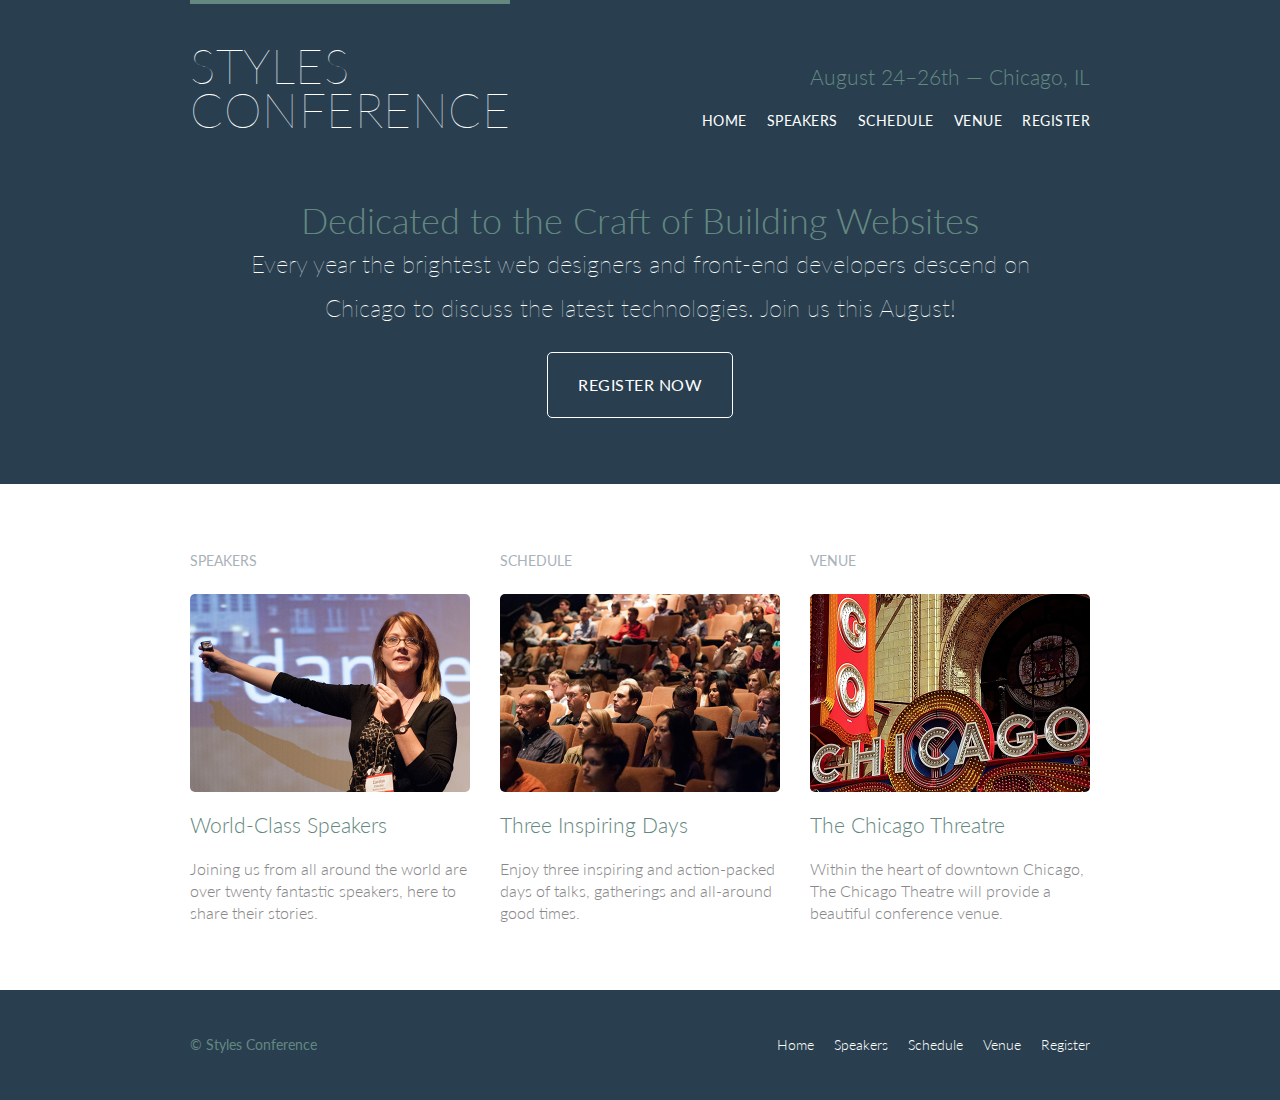
<file: index.html>
<!DOCTYPE html>
<html>
<head>
	<meta charset="utf-8">
	<meta http-equiv="X-UA-Compatible" content="IE=edge">
	<title>Styles Conference</title>
	<link rel="stylesheet" href="assets/css/main.css">
</head>
	<body>

	<!-- Header -->

		<header class="primary-header container group">
			<h1 class="logo">
			  <a href="index.html">Styles <br> Conference</a>
			</h1>
			<h3 class="tagline">August 24&ndash;26th &mdash; Chicago, IL</h3>
				<nav class="nav primary-nav">
					<ul>
				 	   <li><a href="index.html">Home</a></li><!--
				    --><li><a href="speakers.html">Speakers</a></li><!--
				    --><li><a href="schedule.html">Schedule</a></li><!--
				    --><li><a href="venue.html">Venue</a></li><!--
				    --><li><a href="register.html">Register</a></li>
				  	</ul>
				</nav>
		</header>

	<!-- Hero -->

		<section class="hero container">
		  	<h2>Dedicated to the Craft of Building Websites</h2>
		  	<p>Every year the brightest web designers and front-end developers descend on Chicago to discuss the latest technologies. Join us this August!</p>
		  	<a class="btn btn-alt" href="register.html">Register Now</a>
		</section>

	<!-- Teasers -->

		<section class="row">

	<!-- has no semantic meaning. oly here for styiling -->

			<div class="grid">

		  <!-- Speakers -->

			  	<section class="teaser col-1-3">
				  	<h5>Speakers</h5>
				  	<a href="speakers.html" title="Professional Speaker">
				    	<img src="assets/img/home/speakers.jpg" alt="World-Class Speakers">
				    	<h3>World-Class Speakers</h3>
				    </a>
				    <p>Joining us from all around the world are over twenty fantastic speakers, here to share their stories.</p>
				</section><!--

		  Schedule

		 	 --><section class="teaser col-1-3">
				    <h5>Schedule</h5>
					<a href="schedule.html" title="Schedule">
						<img src="assets/img/home/schedule.jpg" alt="Speaking Schedule">
					    <h3>Three Inspiring Days</h3>
					</a>
				    <p>Enjoy three inspiring and action-packed days of talks, gatherings and all-around good times.</p>

				</section><!--

		  Venue

		  	 --><section class="teaser col-1-3">
				    <h5>Venue</h5>
					<a href="venue.html" title="Venue">
						<img src="assets/img/home/venue.jpg" alt="Venue">
					    <h3>The Chicago Threatre</h3>
					</a>
					<p>Within the heart of downtown Chicago, The Chicago Theatre will provide a beautiful conference venue.</p>
				</section>

			</div>
		</section>


		<!-- Footer -->

		<footer class="primary-footer container group">
		  	<small>&copy; Styles Conference</small>
		    <nav class="nav">
				<ul>
			 	   <li><a href="index.html">Home</a></li><!--
			    --><li><a href="speakers.html">Speakers</a></li><!--
			    --><li><a href="schedule.html">Schedule</a></li><!--
			    --><li><a href="venue.html">Venue</a></li><!--
			    --><li><a href="register.html">Register</a></li>
			  	</ul>
		 	</nav>
		</footer>
	</body>
</html>
</file>
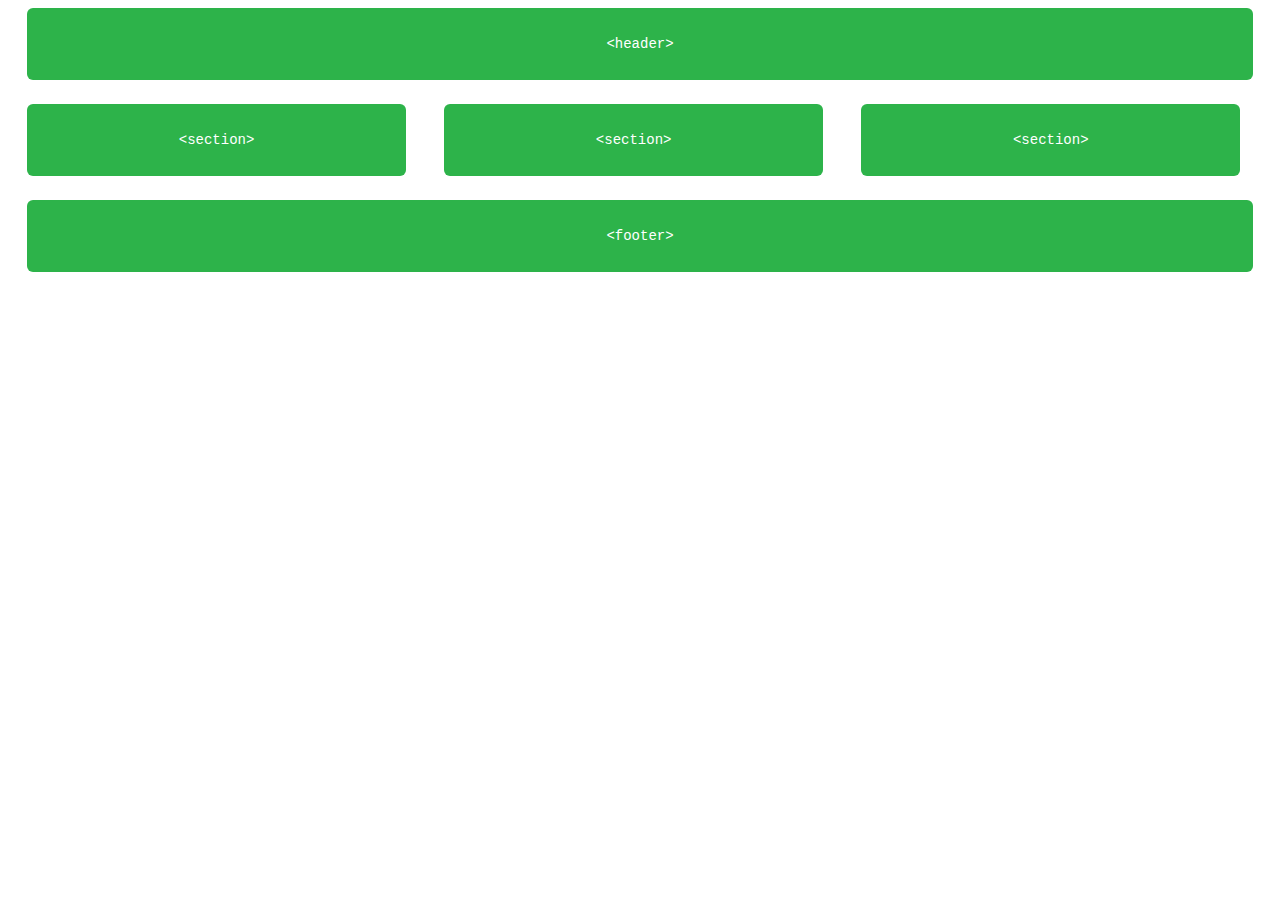
<file: floats.html>
<!DOCTYPE html>
<html>
<head>
	<meta charset="utf-8">
	<meta http-equiv="X-UA-Compatible" content="IE=edge">
	<title>FLOATS</title>
	<link rel="stylesheet" href="assets/css/floats.css">
</head>
<body>
	<header>
		<code>&#60;header&#62;</code>
	</header><!-- removing white spaces

--><section>
		<code>&#60;section&#62;</code>
	</section><!-- removing white spaces

--><section>
		<code>&#60;section&#62;</code>
	</section><!-- removing white spaces

--><section>
		<code>&#60;section&#62;</code>
	</section>

	<footer>
		<code>&#60;footer&#62;</code>
	</footer>
</body>
</html>
</file>
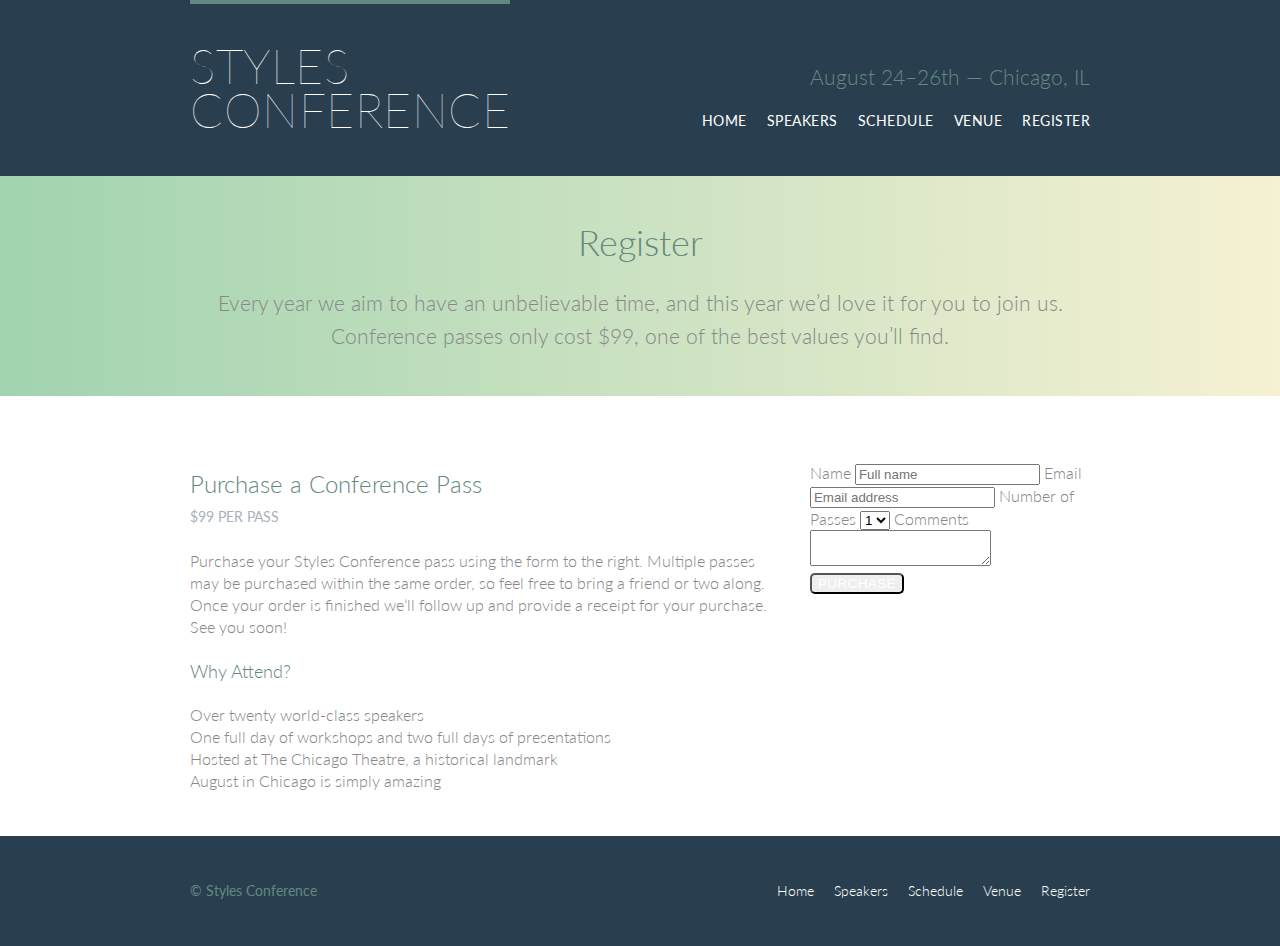
<file: register.html>
<!DOCTYPE html>
<html>
	<head>
		<meta charset="utf-8">
		<meta http-equiv="X-UA-Compatible" content="IE=edge">
		<title>Styles Conference</title>
		<link rel="stylesheet" href="assets/css/main.css">
	</head>
	<body>

	<!-- Header -->

		<header class="primary-header container group">
			<h1 class="logo">
			  <a href="index.html">Styles <br> Conference</a>
			</h1>
			<h3 class="tagline">August 24&ndash;26th &mdash; Chicago, IL</h3>
				<nav class="nav primary-nav">
					<ul>
				 	   <li><a href="index.html">Home</a></li><!--
				    --><li><a href="speakers.html">Speakers</a></li><!--
				    --><li><a href="schedule.html">Schedule</a></li><!--
				    --><li><a href="venue.html">Venue</a></li><!--
				    --><li><a href="register.html">Register</a></li>
				  	</ul>
				</nav>
		</header>

	    <!-- Lead -->

	    <section class="row-alt">
	      <div class="lead container">

	        <h1>Register</h1>

	        <p>Every year we aim to have an unbelievable time, and this year we&#8217;d love it for you to join us. Conference passes only cost $99, one of the best values you&#8217;ll find.</p>

	      </div>
	    </section>

	    <!-- Content -->

	    <section class="row">
			
			<div class="grid">
			    <section class="col-2-3">
			    
			    <h2>Purchase a Conference Pass</h2>
				<h5>$99 per Pass</h5>

				<p>Purchase your Styles Conference pass using the form to the right. Multiple passes may be purchased within the same order, so feel free to bring a friend or two along. Once your order is finished we&#8217;ll follow up and provide a receipt for your purchase. See you soon!</p>

				<h4>Why Attend?</h4>

				<ul class="why-attend">
				<li>Over twenty world-class speakers</li>
				    <li>One full day of workshops and two full days of presentations</li>
				    <li>Hosted at The Chicago Theatre, a historical landmark</li>
					<li>August in Chicago is simply amazing</li>
				</ul>

			    </section><!--

			 --><form class="col-1-3" action="#" method="post">
			    
			 	  	<fieldset class="register-group">

				    <label>
				      Name
				      <input type="text" name="name" placeholder="Full name" required>
				    </label>

				    <label>
				      Email
				      <input type="email" name="email" placeholder="Email address" required>
				    </label>

				    <label>
				      Number of Passes
				      <select name="quantity" required>
				        <option value="1" selected>1</option>
				        <option value="2">2</option>
				        <option value="3">3</option>
				        <option value="4">4</option>
				        <option value="5">5</option>
				      </select>
				    </label>

				    <label>
				      Comments
				      <textarea name="comments"></textarea>
				    </label>

				</fieldset>

				<input class="btn btn-default"  type="submit" name="submit" value="Purchase">

			    </form>
			</div>

		</section>


	    <!-- Footer -->

	    <footer class="primary-footer container group">

		    <small>&copy; Styles Conference</small>

		    <nav class="nav">
				<ul>
			 	   <li><a href="index.html">Home</a></li><!--
			    --><li><a href="speakers.html">Speakers</a></li><!--
			    --><li><a href="schedule.html">Schedule</a></li><!--
			    --><li><a href="venue.html">Venue</a></li><!--
			    --><li><a href="register.html">Register</a></li>
			  	</ul>
		 	</nav>

	    </footer>
	</body>
</html>
</file>
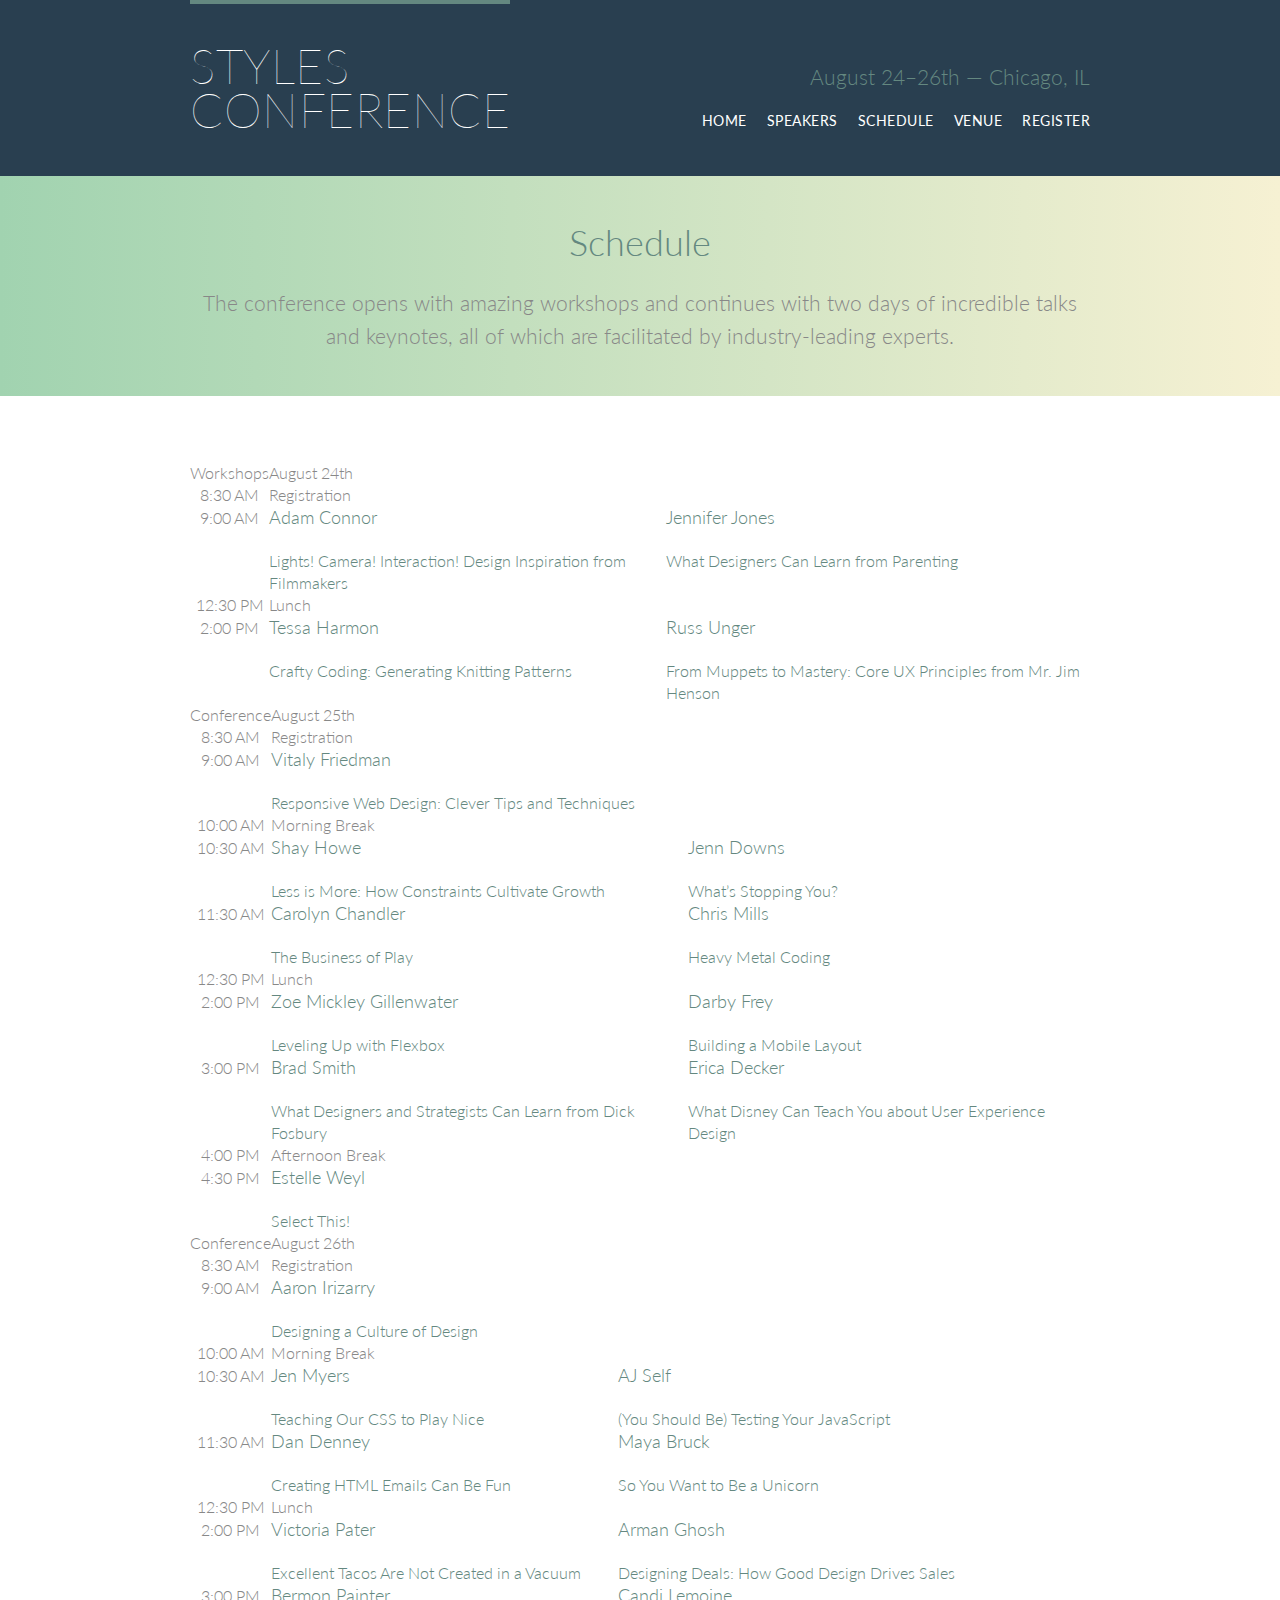
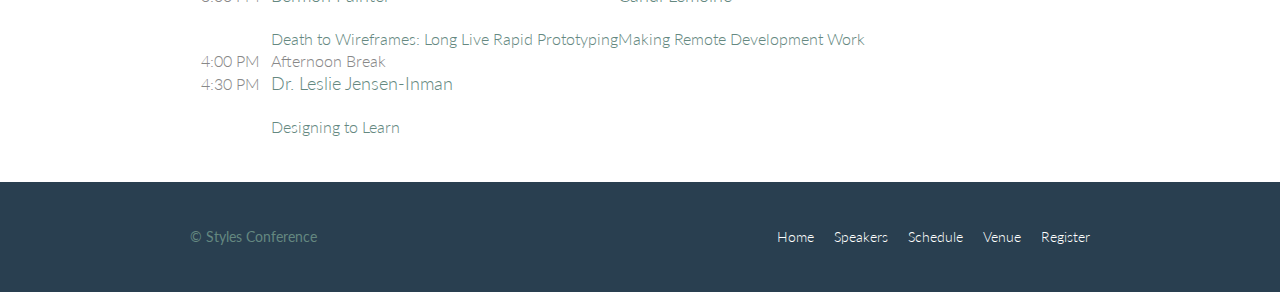
<file: schedule.html>
<!DOCTYPE html>
<html>
	<head>
		<meta charset="utf-8">
		<meta http-equiv="X-UA-Compatible" content="IE=edge">
		<title>Styles Conference</title>
		<link rel="stylesheet" href="assets/css/main.css">
	</head>
	<body>

	<!-- Header -->

		<header class="primary-header container group">
			<h1 class="logo">
			  <a href="index.html">Styles <br> Conference</a>
			</h1>
			<h3 class="tagline">August 24&ndash;26th &mdash; Chicago, IL</h3>
				<nav class="nav primary-nav">
					<ul>
				 	   <li><a href="index.html">Home</a></li><!--
				    --><li><a href="speakers.html">Speakers</a></li><!--
				    --><li><a href="schedule.html">Schedule</a></li><!--
				    --><li><a href="venue.html">Venue</a></li><!--
				    --><li><a href="register.html">Register</a></li>
				  	</ul>
				</nav>
		</header>


	    <!-- Lead -->

	    <section class="row-alt">
	      <div class="lead container">

	        <h1>Schedule</h1>

	        <p>The conference opens with amazing workshops and continues with two days of incredible talks and keynotes, all of which are facilitated by industry-leading experts.</p>

	      </div>
	    </section>

	    <!-- Main content -->

	    <section class="row">
	    	<div class="container">

	    		<!-- Workshops -->

	    		<table>
	    			<thead>
	    				<tr>
	    					<th scope="row">
	    						Workshops
	    					</th>
	    					<td class="schedule-offset" colspan="2">
	    						August 24th
	    					</td>
	    				</tr>
	    			</thead>
	    			<tbody>
	    				<tr>
	    					<th scope="row">
	    						<time datetime="08:30:00">8:30 AM</time>
	    					</th>
	    					<td class="schedule-offset" colspan="2">
	    						Registration
	    					</td>
	    				</tr>
	    				<tr>
	    					<th scope="row">
	    						<time datetime="09:00:00">9:00 AM</time>
	    					</th>
	    					<td>
	    						<a href="speakers.html#adam-connor">
	    							<h4>Adam Connor</h4>
	    							Lights! Camera! Interaction! Design Inspiration from Filmmakers
	    						</a>
	    					</td>
	    					<td>
	    						<a href="speakers.html#jennifer-jones">
	    							<h4>Jennifer Jones</h4>
	    							What Designers Can Learn from Parenting
	    						</a>
	    					</td>
	    				</tr>
	    				<tr>
	    					<th scope="row">
	    						<time datetime="12:30:00">12:30 PM</time>
	    					</th>
	    					<td class="schedule-offset" colspan="2">
	    						Lunch
	    					</td>
	    				</tr>
	    				<tr>
	    					<th scope="row">
	    						<time datetime="14:00">2:00 PM</time>
	    					</th>
	    					<td>
	    						<a href="speakers.html#tessa-harmon">
	    							<h4>Tessa Harmon</h4>
	    							Crafty Coding: Generating Knitting Patterns
	    						</a>
	    					</td>
	    					<td>
	    						<a href="speakers.html#russ-unger">
	    							<h4>Russ Unger</h4>
	    							From Muppets to Mastery: Core UX Principles from Mr. Jim Henson
	    						</a>
	    					</td>
	    				</tr>
	    			</tbody>
	    		</table>

	    		<!-- Conference -->

	    		<table>
	    			<thead>
	    				<tr>
	    					<th scope="row">
	    						Conference
	    					</th>
	    					<td class="schedule-offset" colspan="2">
	    						August 25th
	    					</td>
	    				</tr>
	    			</thead>
	    			<tbody>
	    				<tr>
	    					<th scope="row">
	    						<time datetime="08:30:00">8:30 AM</time>
	    					</th>
	    					<td class="schedule-offset" colspan="2">
	    						Registration
	    					</td>
	    				</tr>
	    				<tr>
	    					<th scope="row">
	    						<time datetime="09:00:00">9:00 AM</time>
	    					</th>
	    					<td colspan="2">
	    						<a href="speakers.html#vitaly-friedman">
	    							<h4>Vitaly Friedman</h4>
	    							Responsive Web Design: Clever Tips and Techniques
	    						</a>
	    					</td>
	    				</tr>
	    				<tr>
	    					<th scope="row">
	    						<time datetime="10:00:00">10:00 AM</time>
	    					</th>
	    					<td class="schedule-offset" colspan="2">
	    						Morning Break
	    					</td>
	    				</tr>
	    				<tr>
	    					<th scope="row">
	    						<time datetime="10:30:00">10:30 AM</time>
	    					</th>
	    					<td>
	    						<a href="speakers.html#shay-howe">
	    							<h4>Shay Howe</h4>
	    							Less is More: How Constraints Cultivate Growth
	    						</a>
	    					</td>
	    					<td>
	    						<a href="speakers.html#jenn-downs">
	    							<h4>Jenn Downs</h4>
	    							What&#8217;s Stopping You?
	    						</a>
	    					</td>
	    				</tr>
	    				<tr>
	    					<th scope="row">
	    						<time datetime="11:30:00">11:30 AM</time>
	    					</th>
	    					<td>
	    						<a href="speakers.html#carolyn-chandler">
	    							<h4>Carolyn Chandler</h4>
	    							The Business of Play
	    						</a>
	    					</td>
	    					<td>
	    						<a href="speakers.html#chris-mills">
	    							<h4>Chris Mills</h4>
	    							Heavy Metal Coding
	    						</a>
	    					</td>
	    				</tr>
	    				<tr>
	    					<th scope="row">
	    						<time datetime="12:30:00">12:30 PM</time>
	    					</th>
	    					<td class="schedule-offset" colspan="2">
	    						Lunch
	    					</td>
	    				</tr>
	    				<tr>
	    					<th scope="row">
	    						<time datetime="14:00">2:00 PM</time>
	    					</th>
	    					<td>
	    						<a href="speakers.html#zoe-mickley-gillenwater">
	    							<h4>Zoe Mickley Gillenwater</h4>
	    							Leveling Up with Flexbox
	    						</a>
	    					</td>
	    					<td>
	    						<a href="speakers.html#darby-frey">
	    							<h4>Darby Frey</h4>
	    							Building a Mobile Layout
	    						</a>
	    					</td>
	    				</tr>
	    				<tr>
	    					<th scope="row">
	    						<time datetime="15:00:00">3:00 PM</time>
	    					</th>
	    					<td>
	    						<a href="speakers.html#brad-smith">
	    							<h4>Brad Smith</h4>
	    							What Designers and Strategists Can Learn from Dick Fosbury
	    						</a>
	    					</td>
	    					<td>
	    						<a href="speakers.html#erica-decker">
	    							<h4>Erica Decker</h4>
	    							What Disney Can Teach You about User Experience Design
	    						</a>
	    					</td>
	    				</tr>
	    				<tr>
	    					<th scope="row">
	    						<time datetime="16:00:00">4:00 PM</time>
	    					</th>
	    					<td class="schedule-offset" colspan="2">
	    						Afternoon Break
	    					</td>
	    				</tr>
	    				<tr>
	    					<th scope="row">
	    						<time datetime="16:30:00">4:30 PM</time>
	    					</th>
	    					<td colspan="2">
	    						<a href="speakers.html#estelle-weyl">
	    							<h4>Estelle Weyl</h4>
	    							Select This!
	    						</a>
	    					</td>
	    				</tr>
	    			</tbody>
	    		</table>

	    		<!-- Conference -->

	    		<table>
	    			<thead>
	    				<tr>
	    					<th scope="row">
	    						Conference
	    					</th>
	    					<td class="schedule-offset" colspan="2">
	    						August 26th
	    					</td>
	    				</tr>
	    			</thead>
	    			<tbody>
	    				<tr>
	    					<th scope="row">
	    						<time datetime="08:30:00">8:30 AM</time>
	    					</th>
	    					<td class="schedule-offset" colspan="2">
	    						Registration
	    					</td>
	    				</tr>
	    				<tr>
	    					<th scope="row">
	    						<time datetime="09:00:00">9:00 AM</time>
	    					</th>
	    					<td colspan="2">
	    						<a href="speakers.html#aaron-irizarry">
	    							<h4>Aaron Irizarry</h4>
	    							Designing a Culture of Design
	    						</a>
	    					</td>
	    				</tr>
	    				<tr>
	    					<th scope="row">
	    						<time datetime="10:00:00">10:00 AM</time>
	    					</th>
	    					<td class="schedule-offset" colspan="2">
	    						Morning Break
	    					</td>
	    				</tr>
	    				<tr>
	    					<th scope="row">
	    						<time datetime="10:30:00">10:30 AM</time>
	    					</th>
	    					<td>
	    						<a href="speakers.html#jen-myers">
	    							<h4>Jen Myers</h4>
	    							Teaching Our CSS to Play Nice
	    						</a>
	    					</td>
	    					<td>
	    						<a href="speakers.html#aj-self">
	    							<h4>AJ Self</h4>
	    							(You Should Be) Testing Your JavaScript
	    						</a>
	    					</td>
	    				</tr>
	    				<tr>
	    					<th scope="row">
	    						<time datetime="11:30:00">11:30 AM</time>
	    					</th>
	    					<td>
	    						<a href="speakers.html#dan-denney">
	    							<h4>Dan Denney</h4>
	    							Creating HTML Emails Can Be Fun
	    						</a>
	    					</td>
	    					<td>
	    						<a href="speakers.html#maya-bruck">
	    							<h4>Maya Bruck</h4>
	    							So You Want to Be a Unicorn
	    						</a>
	    					</td>
	    				</tr>
	    				<tr>
	    					<th scope="row">
	    						<time datetime="12:30:00">12:30 PM</time>
	    					</th>
	    					<td class="schedule-offset" colspan="2">
	    						Lunch
	    					</td>
	    				</tr>
	    				<tr>
	    					<th scope="row">
	    						<time datetime="14:00">2:00 PM</time>
	    					</th>
	    					<td>
	    						<a href="speakers.html#victoria-pater">
	    							<h4>Victoria Pater</h4>
	    							Excellent Tacos Are Not Created in a Vacuum
	    						</a>
	    					</td>
	    					<td>
	    						<a href="speakers.html#arman-ghosh">
	    							<h4>Arman Ghosh</h4>
	    							Designing Deals: How Good Design Drives Sales
	    						</a>
	    					</td>
	    				</tr>
	    				<tr>
	    					<th scope="row">
	    						<time datetime="15:00:00">3:00 PM</time>
	    					</th>
	    					<td>
	    						<a href="speakers.html#bermon-painter">
	    							<h4>Bermon Painter</h4>
	    							Death to Wireframes: Long Live Rapid Prototyping
	    						</a>
	    					</td>
	    					<td>
	    						<a href="speakers.html#candi-lemoine">
	    							<h4>Candi Lemoine</h4>
	    							Making Remote Development Work
	    						</a>
	    					</td>
	    				</tr>
	    				<tr>
	    					<th scope="row">
	    						<time datetime="16:00:00">4:00 PM</time>
	    					</th>
	    					<td class="schedule-offset" colspan="2">
	    						Afternoon Break
	    					</td>
	    				</tr>
	    				<tr>
	    					<th scope="row">
	    						<time datetime="16:30:00">4:30 PM</time>
	    					</th>
	    					<td colspan="2">
	    						<a href="speakers.html#leslie-jensen-inman">
	    							<h4>Dr. Leslie Jensen-Inman</h4>
	    							Designing to Learn
	    						</a>
	    					</td>
	    				</tr>
	    			</tbody>
	    		</table>

	    	</div>
	    </section>


	    <!-- Footer -->

	    <footer class="primary-footer container group">

		    <small>&copy; Styles Conference</small>

		    <nav class="nav">
				<ul>
			 	   <li><a href="index.html">Home</a></li><!--
			    --><li><a href="speakers.html">Speakers</a></li><!--
			    --><li><a href="schedule.html">Schedule</a></li><!--
			    --><li><a href="venue.html">Venue</a></li><!--
			    --><li><a href="register.html">Register</a></li>
			  	</ul>
		 	</nav>

	    </footer>
	</body>
</html>
</file>
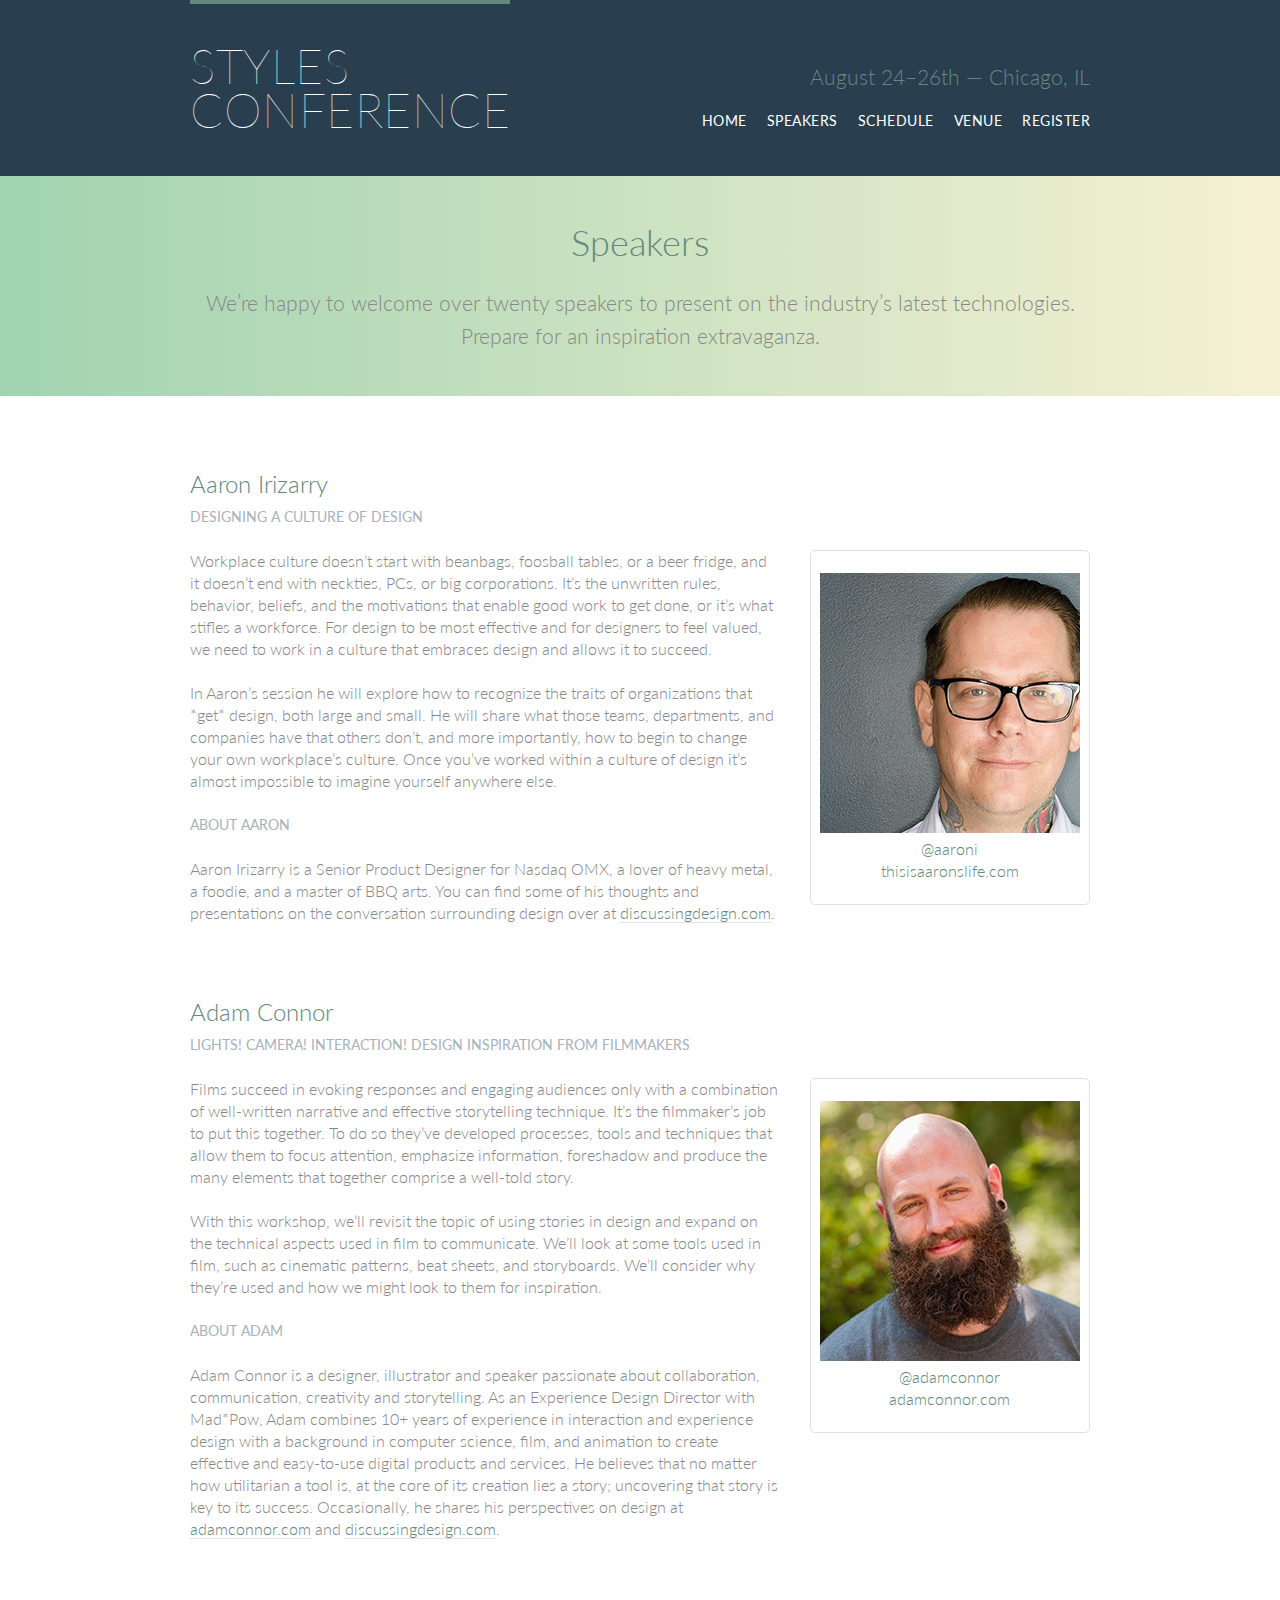
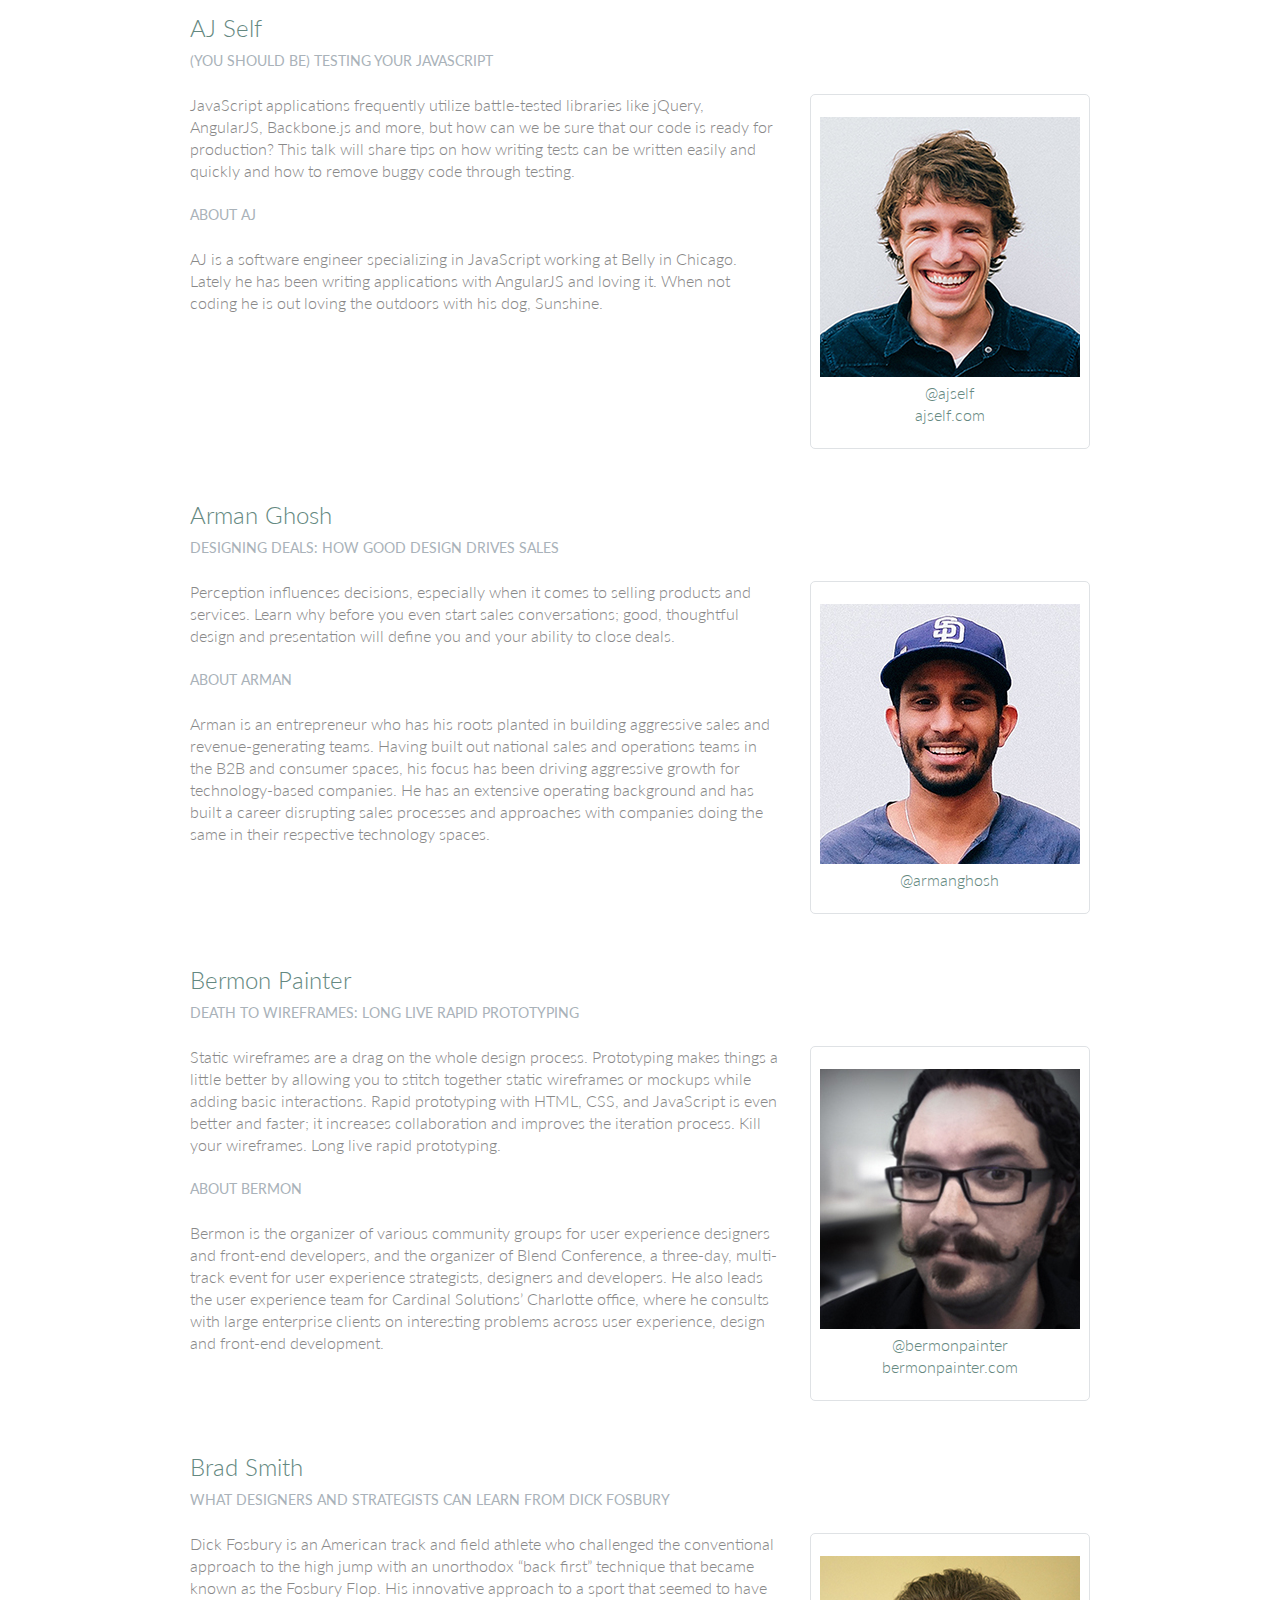
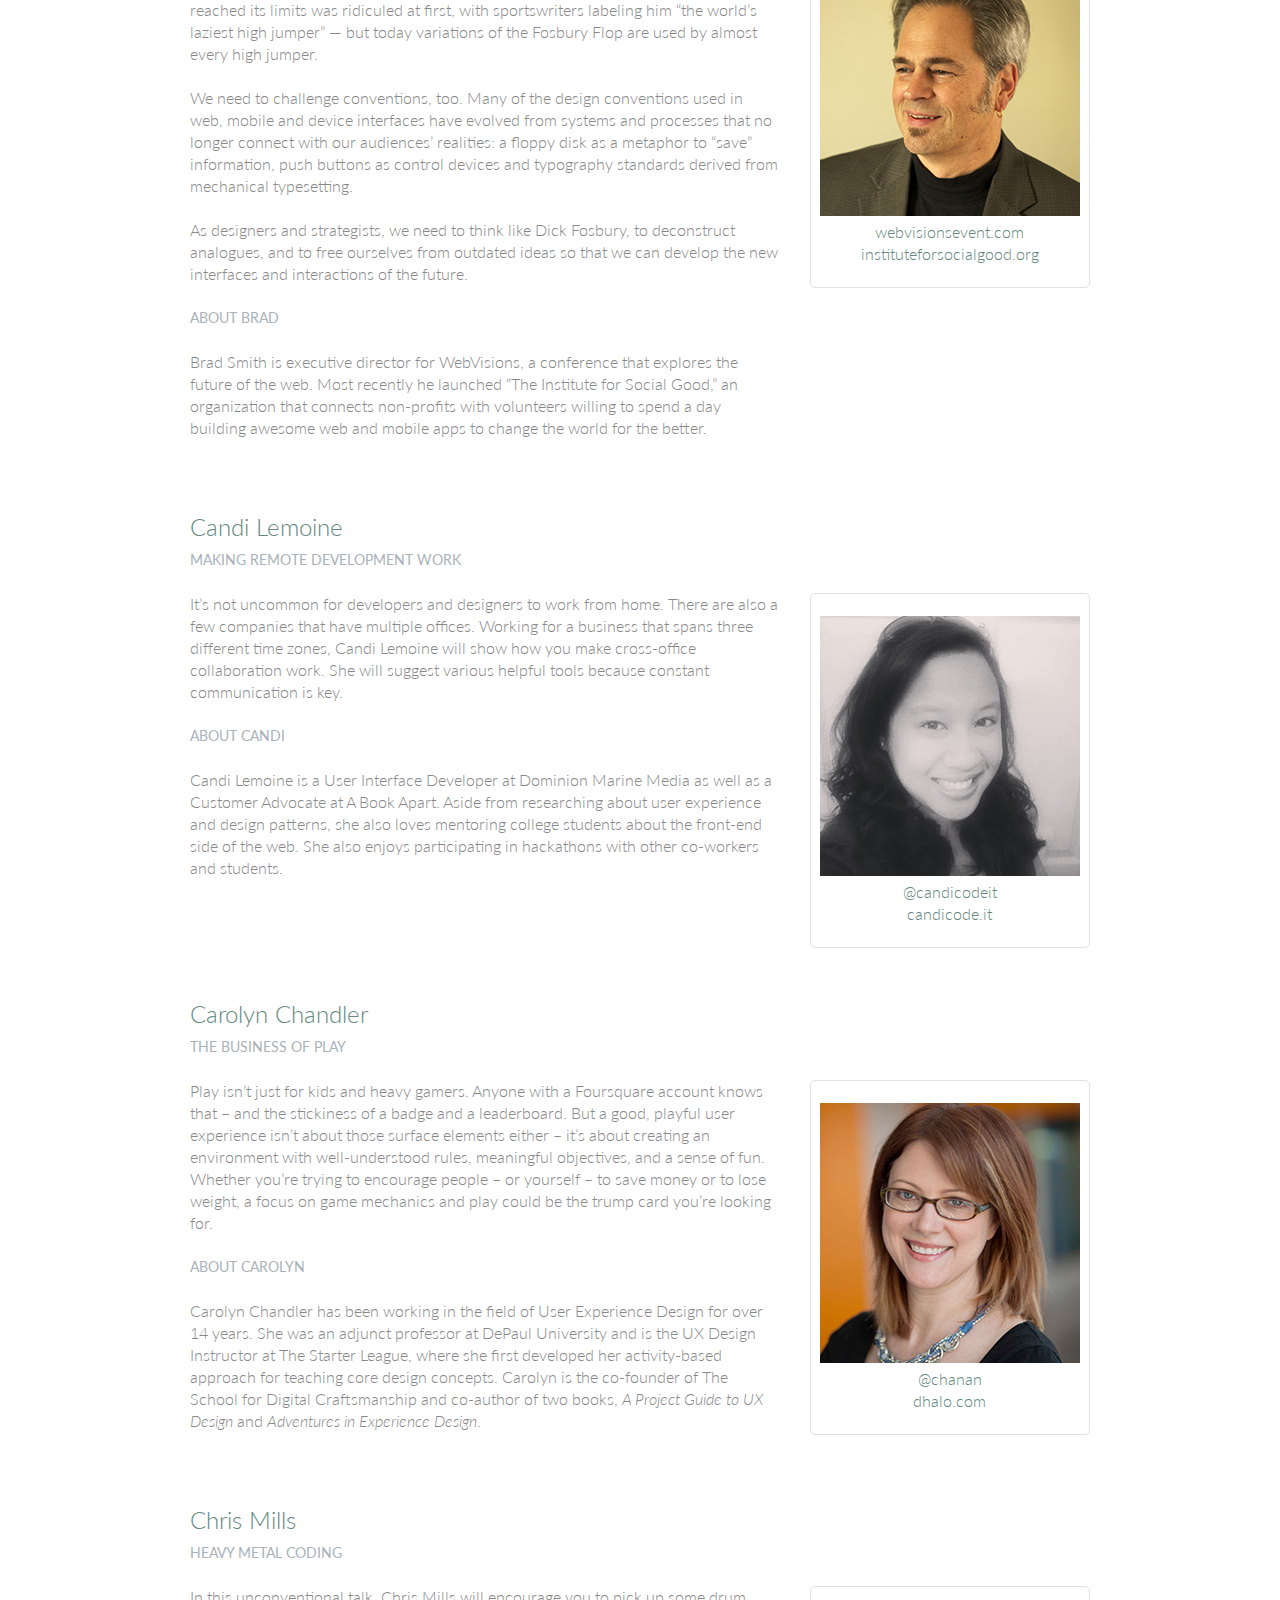
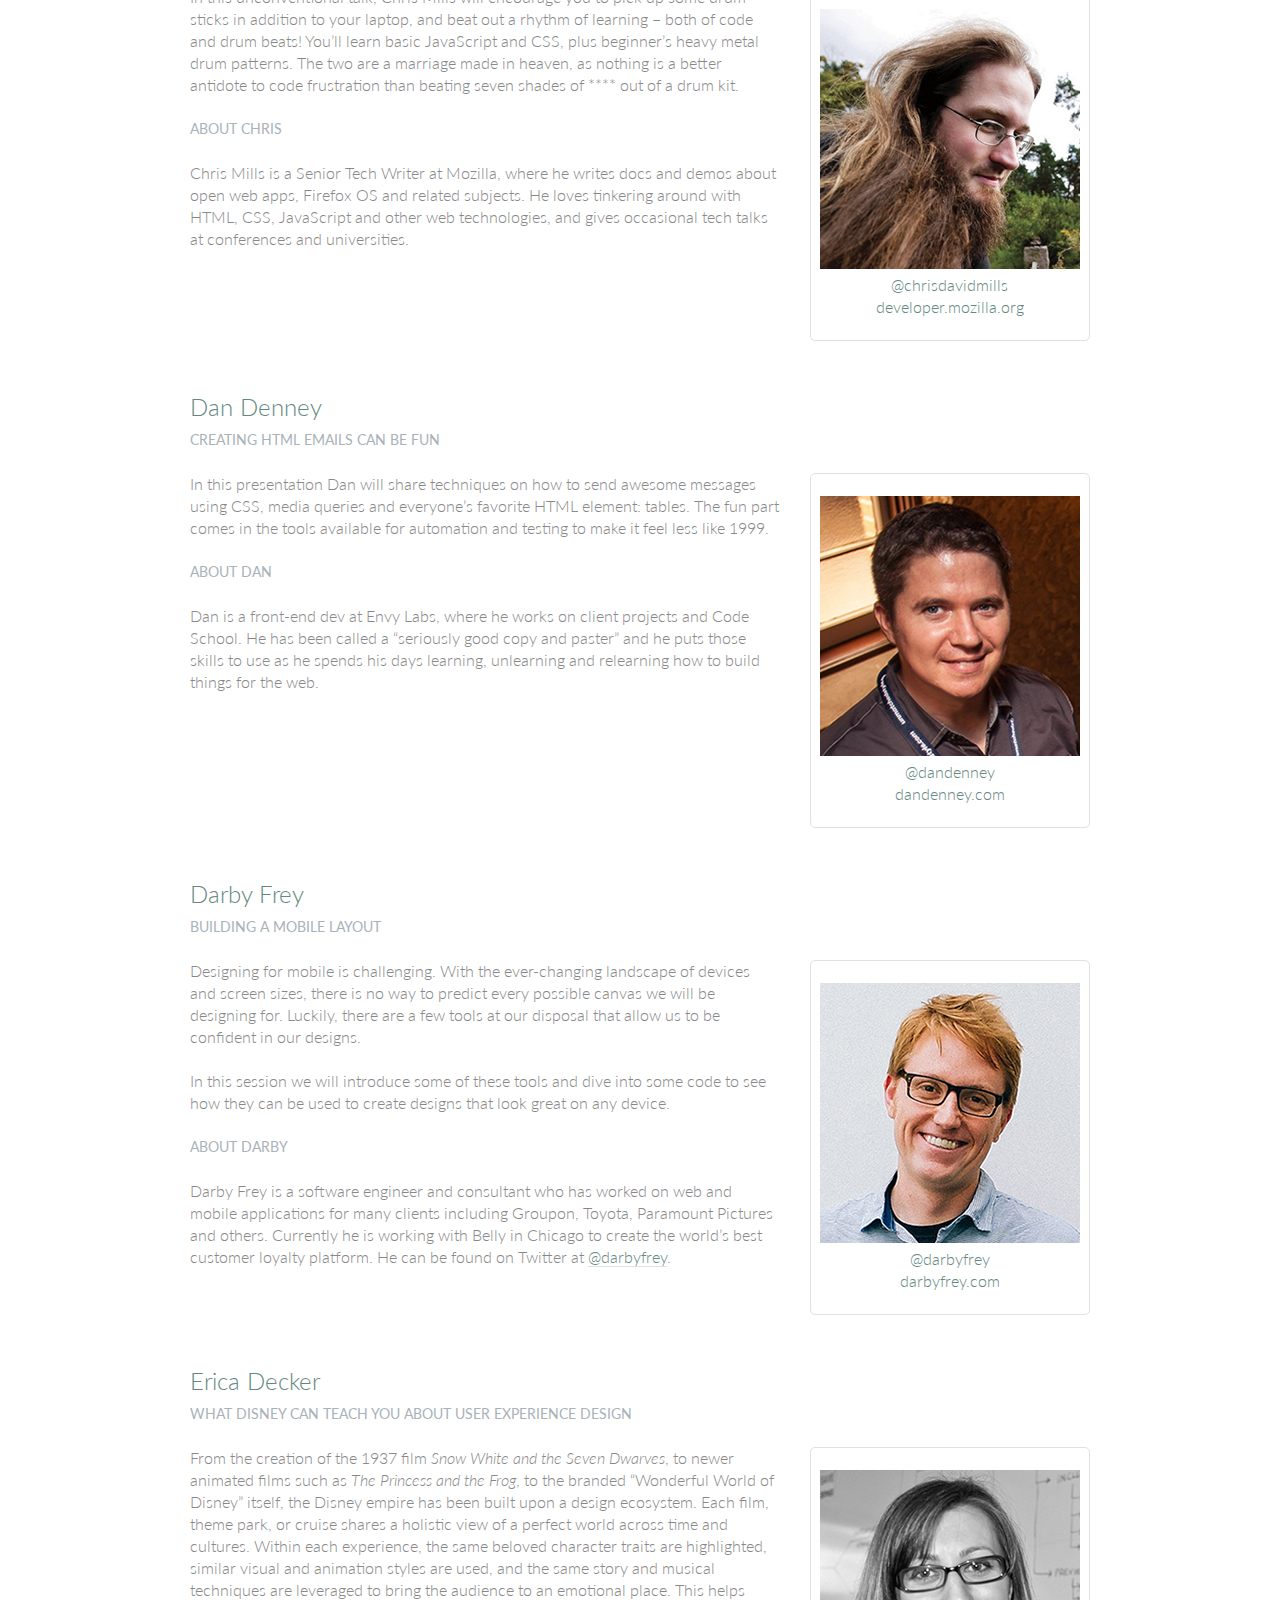
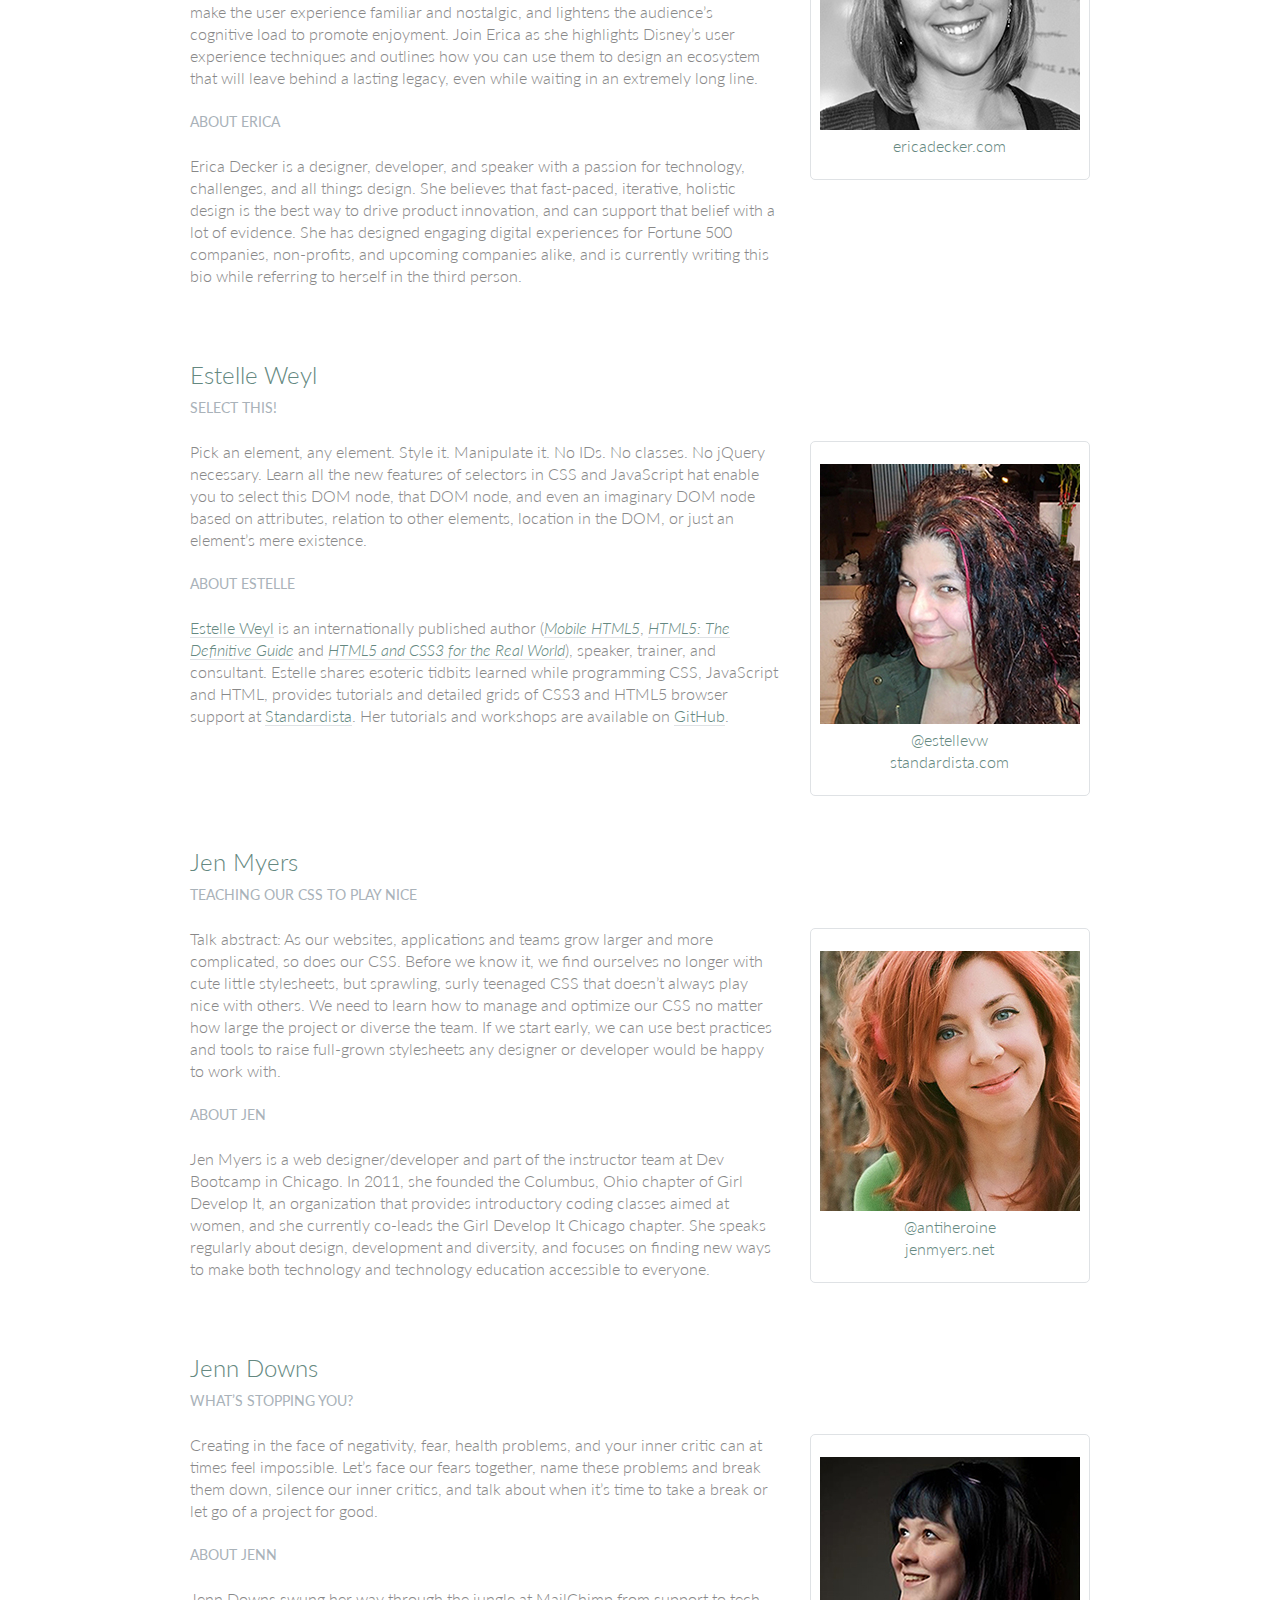
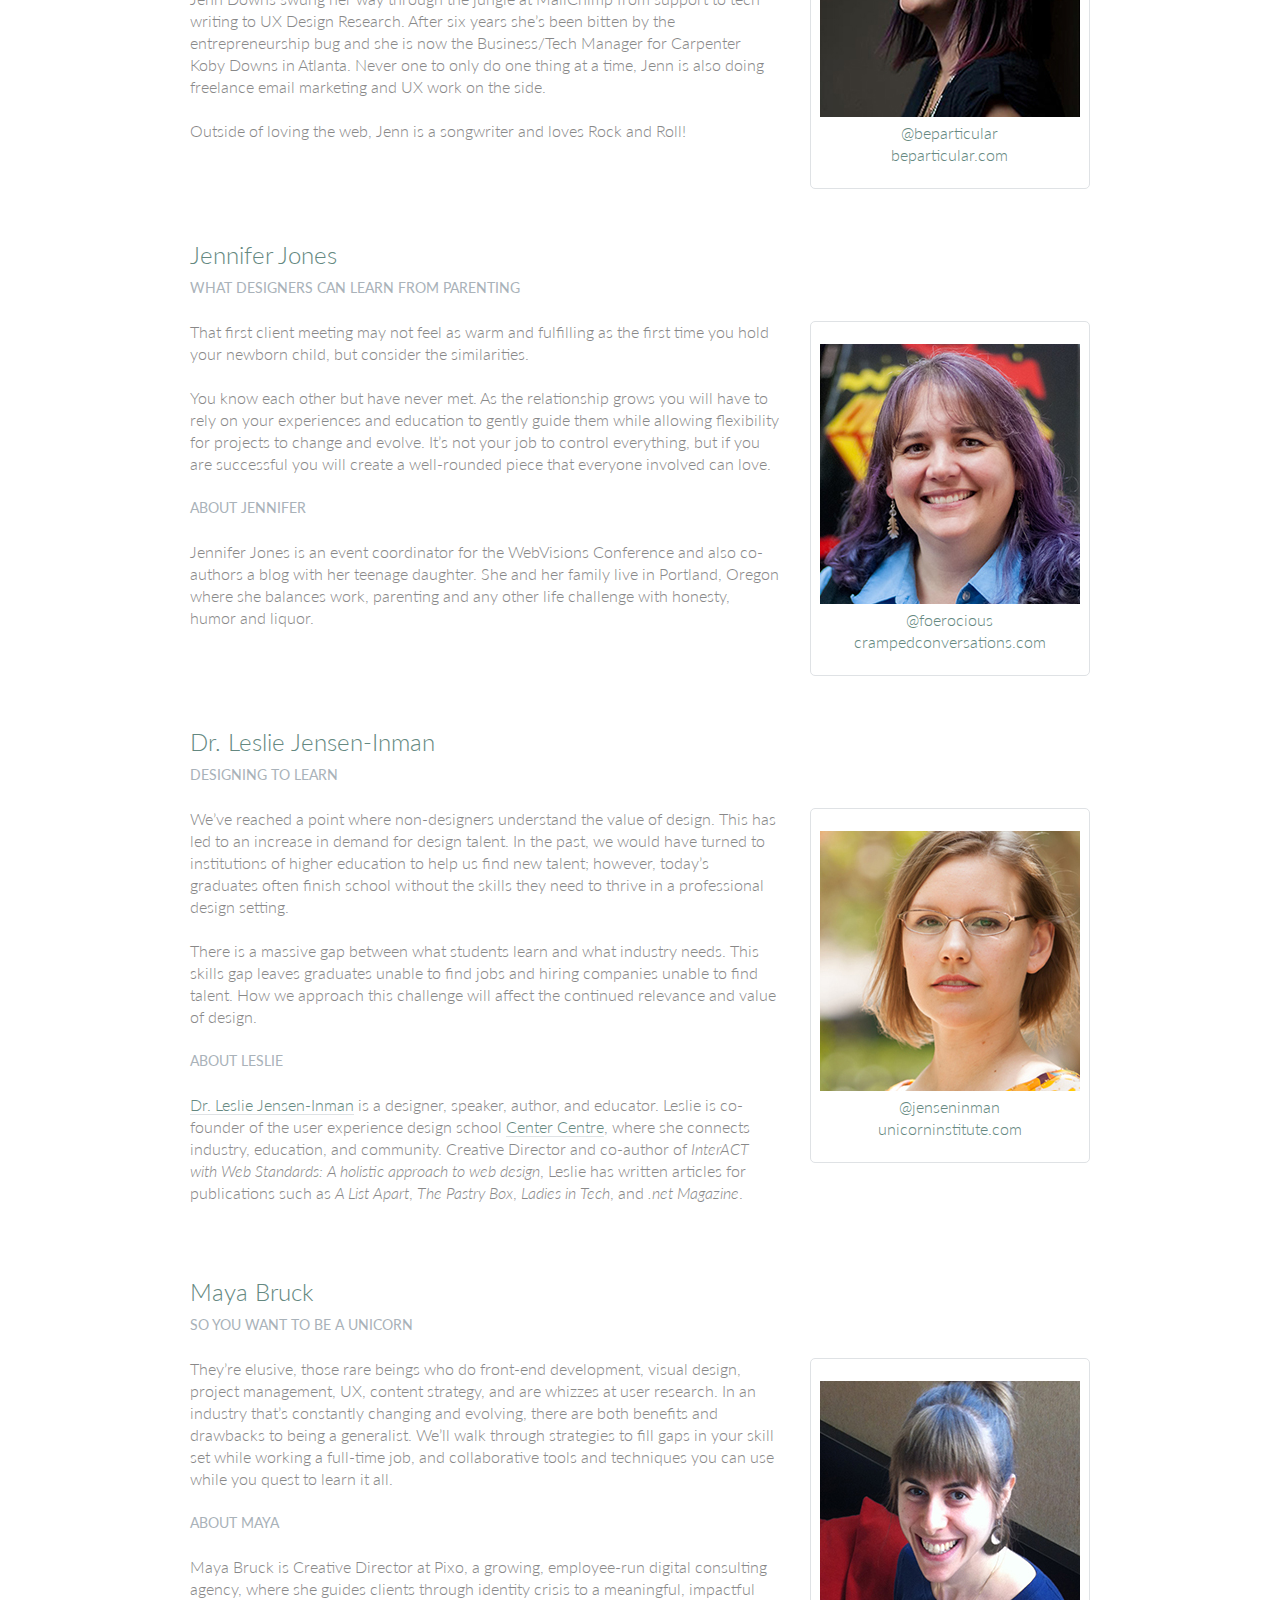
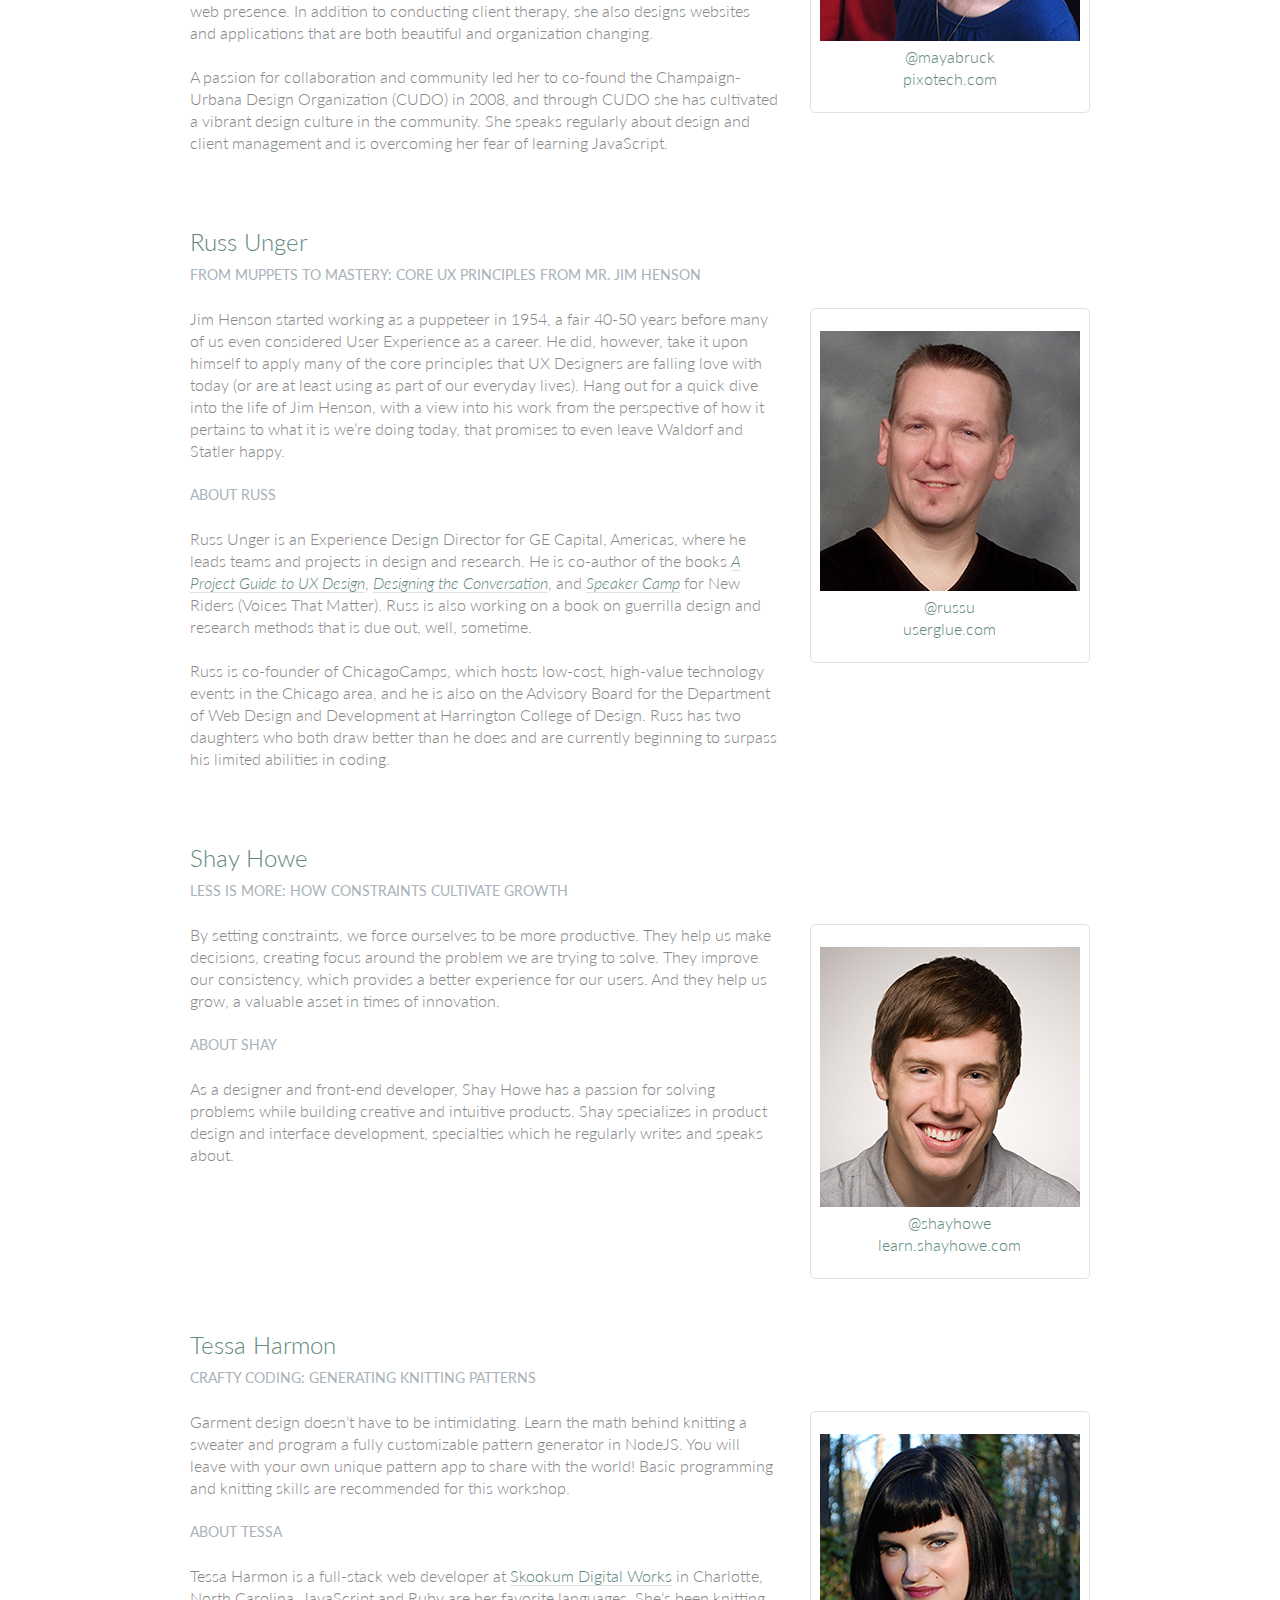
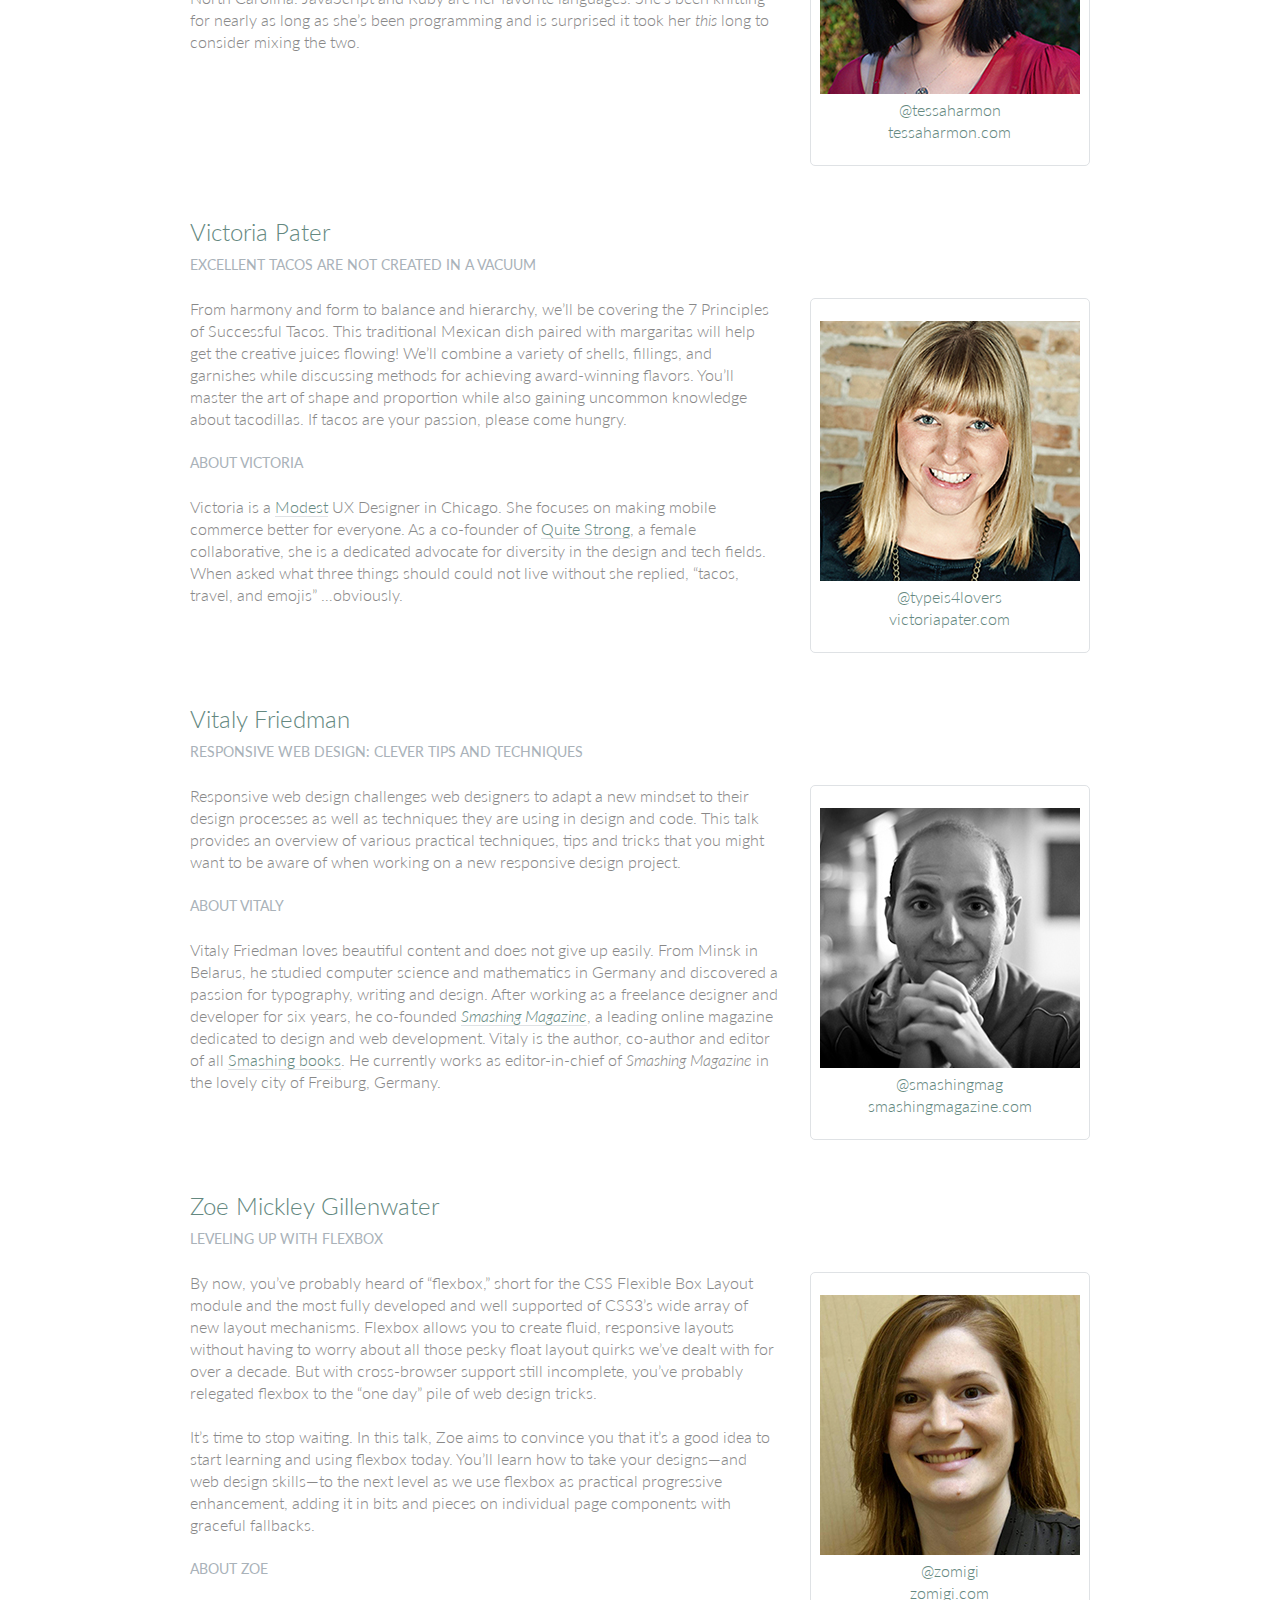
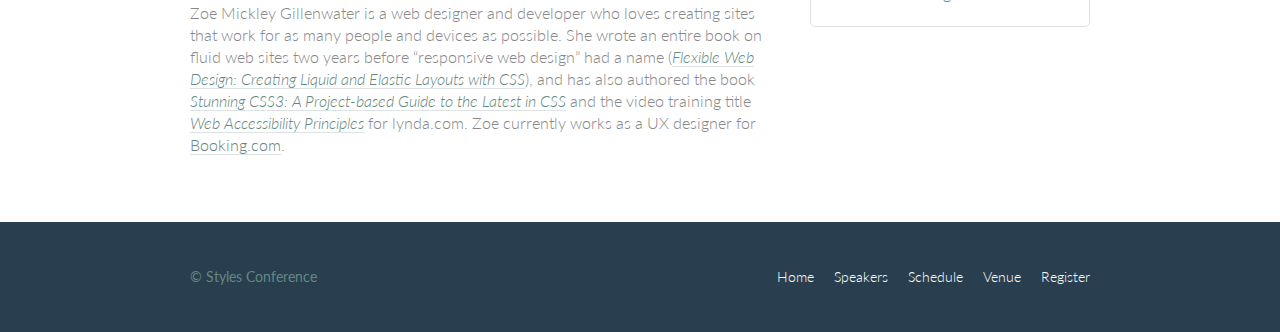
<file: speakers.html>
<!DOCTYPE html>
<html>
<head>
	<meta charset="utf-8">
	<meta http-equiv="X-UA-Compatible" content="IE=edge">
	<title>Styles Conference</title>
	<link rel="stylesheet" href="assets/css/main.css">
</head>
<body>

	<!-- Header -->

		<header class="primary-header container group">
			<h1 class="logo">
			  <a href="index.html">Styles <br> Conference</a>
			</h1>
			<h3 class="tagline">August 24&ndash;26th &mdash; Chicago, IL</h3>
				<nav class="nav primary-nav">
					<ul>
				 	   <li><a href="index.html">Home</a></li><!--
				    --><li><a href="speakers.html">Speakers</a></li><!--
				    --><li><a href="schedule.html">Schedule</a></li><!--
				    --><li><a href="venue.html">Venue</a></li><!--
				    --><li><a href="register.html">Register</a></li>
				  	</ul>
				</nav>
		</header>

	    <!-- Lead -->
	    <section class="row-alt">
	      <div class="lead container">

	        <h1>Speakers</h1>

	        <p>We&#8217;re happy to welcome over twenty speakers to present on the industry&#8217;s latest technologies. Prepare for an inspiration extravaganza.</p>

	      </div>
	    </section>

		<!-- Main Content -->

    <section class="row">
      <div class="grid">

        <!-- Aaron Irizarry -->

        <section class="speaker" id="aaron-irizarry">

          <div class="col-2-3">

            <h2>Aaron Irizarry</h2>
            <h5>Designing a Culture of Design</h5>

            <p>Workplace culture doesn&#8217;t start with beanbags, foosball tables, or a beer fridge, and it doesn&#8217;t end with neckties, PCs, or big corporations. It&#8217;s the unwritten rules, behavior, beliefs, and the motivations that enable good work to get done, or it&#8217;s what stifles a workforce. For design to be most effective and for designers to feel valued, we need to work in a culture that embraces design and allows it to succeed.</p>

            <p>In Aaron&#8217;s session he will explore how to recognize the traits of organizations that *get* design, both large and small. He will share what those teams, departments, and companies have that others don&#8217;t, and more importantly, how to begin to change your own workplace&#8217;s culture. Once you&#8217;ve worked within a culture of design it&#8217;s almost impossible to imagine yourself anywhere else.</p>

            <h5>About Aaron</h5>

            <p>Aaron Irizarry is a Senior Product Designer for Nasdaq OMX, a lover of heavy metal, a foodie, and a master of BBQ arts. You can find some of his thoughts and presentations on the conversation surrounding design over at <a href="http://www.discussingdesign.com/">discussingdesign.com</a>.</p>

          </div><!--

          --><aside class="col-1-3">
            <div class="speaker-info">
            <img src="assets/img/speakers/aaron-irizarry.jpg" alt="Aaron Irizarry">
            <ul>
                <li><a href="https://twitter.com/aaroni">@aaroni</a></li>
                <li><a href="http://www.thisisaaronslife.com/">thisisaaronslife.com</a></li>
            </ul>

            </div>
          </aside>

        </section>

        <!-- Adam Connor -->

        <section class="speaker" id="adam-connor">

          <div class="col-2-3">

            <h2>Adam Connor</h2>
            <h5>Lights! Camera! Interaction! Design Inspiration from Filmmakers</h5>

            <p>Films succeed in evoking responses and engaging audiences only with a combination of well-written narrative and effective storytelling technique. It&#8217;s the filmmaker&#8217;s job to put this together. To do so they&#8217;ve developed processes, tools and techniques that allow them to focus attention, emphasize information, foreshadow and produce the many elements that together comprise a well-told story.</p>

            <p>With this workshop, we&#8217;ll revisit the topic of using stories in design and expand on the technical aspects used in film to communicate. We&#8217;ll look at some tools used in film, such as cinematic patterns, beat sheets, and storyboards. We&#8217;ll consider why they&#8217;re used and how we might look to them for inspiration.</p>

            <h5>About Adam</h5>

            <p>Adam Connor is a designer, illustrator and speaker passionate about collaboration, communication, creativity and storytelling. As an Experience Design Director with Mad*Pow, Adam combines 10+ years of experience in interaction and experience design with a background in computer science, film, and animation to create effective and easy-to-use digital products and services. He believes that no matter how utilitarian a tool is, at the core of its creation lies a story; uncovering that story is key to its success. Occasionally, he shares his perspectives on design at <a href="http://adamconnor.com/">adamconnor.com</a> and <a href="http://www.discussingdesign.com/">discussingdesign.com</a>.</p>

          </div><!--

          --><aside class="col-1-3">
            <div class="speaker-info">
            	<img src="assets/img/speakers/adam-connor.jpg" alt="Adam Connor">
				<ul>
					<li><a href="https://twitter.com/adamconnor">@adamconnor</a></li>
					<li><a href="http://adamconnor.com/">adamconnor.com</a></li>
				</ul>

            </div>
          </aside>

        </section>

        <!-- AJ Self -->

        <section class="speaker" id="aj-self">

          <div class="col-2-3">

            <h2>AJ Self</h2>
            <h5>(You Should Be) Testing Your JavaScript</h5>

            <p>JavaScript applications frequently utilize battle-tested libraries like jQuery, AngularJS, Backbone.js and more, but how can we be sure that our code is ready for production? This talk will share tips on how writing tests can be written easily and quickly and how to remove buggy code through testing.</p>

            <h5>About AJ</h5>

            <p>AJ is a software engineer specializing in JavaScript working at Belly in Chicago. Lately he has been writing applications with AngularJS and loving it. When not coding he is out loving the outdoors with his dog, Sunshine.</p>

          </div><!--

          --><aside class="col-1-3">
            <div class="speaker-info">
            	<img src="assets/img/speakers/aj-self.jpg" alt="AJ Self">
				<ul>
					<li><a href="https://twitter.com/ajself">@ajself</a></li>
					<li><a href="http://www.ajself.com/">ajself.com</a></li>
				</ul>

            </div>
          </aside>

        </section>

        <!-- Arman Ghosh -->

        <section class="speaker" id="arman-ghosh">

          <div class="col-2-3">

            <h2>Arman Ghosh</h2>
            <h5>Designing Deals: How Good Design Drives Sales</h5>

            <p>Perception influences decisions, especially when it comes to selling products and services. Learn why before you even start sales conversations; good, thoughtful design and presentation will define you and your ability to close deals.</p>

            <h5>About Arman</h5>

            <p>Arman is an entrepreneur who has his roots planted in building aggressive sales and revenue-generating teams. Having built out national sales and operations teams in the B2B and consumer spaces, his focus has been driving aggressive growth for technology-based companies. He has an extensive operating background and has built a career disrupting sales processes and approaches with companies doing the same in their respective technology spaces.</p>

          </div><!--

          --><aside class="col-1-3">
            <div class="speaker-info">
            	<img src="assets/img/speakers/arman-ghosh.jpg" alt="Arman Ghosh">
				<ul>
					<li><a href="https://twitter.com/armanghosh">@armanghosh</a></li>
				</ul>

            </div>
          </aside>

        </section>

        <!-- Bermon Painter -->

        <section class="speaker" id="bermon-painter">

          <div class="col-2-3">

            <h2>Bermon Painter</h2>
            <h5>Death to Wireframes: Long Live Rapid Prototyping</h5>

            <p>Static wireframes are a drag on the whole design process. Prototyping makes things a little better by allowing you to stitch together static wireframes or mockups while adding basic interactions. Rapid prototyping with HTML, CSS, and JavaScript is even better and faster; it increases collaboration and improves the iteration process. Kill your wireframes. Long live rapid prototyping.</p>

            <h5>About Bermon</h5>

            <p>Bermon is the organizer of various community groups for user experience designers and front-end developers, and the organizer of Blend Conference, a three-day, multi-track event for user experience strategists, designers and developers. He also leads the user experience team for Cardinal Solutions&#8217; Charlotte office, where he consults with large enterprise clients on interesting problems across user experience, design and front-end development.</p>

          </div><!--

          --><aside class="col-1-3">
            <div class="speaker-info">
            	<img src="assets/img/speakers/bermon-painter.jpg" alt="Bermon Painter">
				<ul>
					<li><a href="https://twitter.com/bermonpainter">@bermonpainter</a></li>
					<li><a href="http://bermonpainter.com/">bermonpainter.com</a></li>
				</ul>

            </div>
          </aside>

        </section>

        <!-- Brad Smith -->

        <section class="speaker" id="brad-smith">

          <div class="col-2-3">

            <h2>Brad Smith</h2>
            <h5>What Designers and Strategists Can Learn from Dick Fosbury</h5>

            <p>Dick Fosbury is an American track and field athlete who challenged the conventional approach to the high jump with an unorthodox &#8220;back first&#8221; technique that became known as the Fosbury Flop. His innovative approach to a sport that seemed to have reached its limits was ridiculed at first, with sportswriters labeling him &#8220;the world&#8217;s laziest high jumper&#8221; &#8212; but today variations of the Fosbury Flop are used by almost every high jumper.</p>

            <p>We need to challenge conventions, too. Many of the design conventions used in web, mobile and device interfaces have evolved from systems and processes that no longer connect with our audiences&#8217; realities: a floppy disk as a metaphor to &#8220;save&#8221; information, push buttons as control devices and typography standards derived from mechanical typesetting.</p>

            <p>As designers and strategists, we need to think like Dick Fosbury, to deconstruct analogues, and to free ourselves from outdated ideas so that we can develop the new interfaces and interactions of the future.</p>

            <h5>About Brad</h5>

            <p>Brad Smith is executive director for WebVisions, a conference that explores the future of the web. Most recently he launched &#8220;The Institute for Social Good,&#8221; an organization that connects non-profits with volunteers willing to spend a day building awesome web and mobile apps to change the world for the better.</p>

          </div><!--

          --><aside class="col-1-3">
            <div class="speaker-info">
	            <img src="assets/img/speakers/brad-smith.jpg" alt="Brad Smith">
				<ul>
					<li><a href="http://www.webvisionsevent.com/">webvisionsevent.com</a></li>
					<li><a href="http://www.instituteforsocialgood.org/">instituteforsocialgood.org</a></li>
				</ul>

            </div>
          </aside>

        </section>

        <!-- Candi Lemoine -->

        <section class="speaker" id="candi-lemoine">

          <div class="col-2-3">

            <h2>Candi Lemoine</h2>
            <h5>Making Remote Development Work</h5>

            <p>It&#8217;s not uncommon for developers and designers to work from home. There are also a few companies that have multiple offices. Working for a business that spans three different time zones, Candi Lemoine will show how you make cross-office collaboration work. She will suggest various helpful tools because constant communication is key.</p>

            <h5>About Candi</h5>

            <p>Candi Lemoine is a User Interface Developer at Dominion Marine Media as well as a Customer Advocate at A Book Apart. Aside from researching about user experience and design patterns, she also loves mentoring college students about the front-end side of the web. She also enjoys participating in hackathons with other co-workers and students.</p>

          </div><!--

          --><aside class="col-1-3">
            <div class="speaker-info">
            	<img src="assets/img/speakers/candi-lemoine.jpg" alt="Candi Lemoine">
				<ul>
					<li><a href="https://twitter.com/candicodeit">@candicodeit</a></li>
					<li><a href="http://candicode.it/">candicode.it</a></li>
				</ul>

            </div>
          </aside>

        </section>

        <!-- Carolyn Chandler -->

        <section class="speaker" id="carolyn-chandler">

          <div class="col-2-3">

            <h2>Carolyn Chandler</h2>
            <h5>The Business of Play</h5>

            <p>Play isn&#8217;t just for kids and heavy gamers. Anyone with a Foursquare account knows that &#8211; and the stickiness of a badge and a leaderboard. But a good, playful user experience isn&#8217;t about those surface elements either &#8211; it&#8217;s about creating an environment with well-understood rules, meaningful objectives, and a sense of fun. Whether you&#8217;re trying to encourage people &#8211; or yourself &#8211; to save money or to lose weight, a focus on game mechanics and play could be the trump card you&#8217;re looking for.</p>

            <h5>About Carolyn</h5>

            <p>Carolyn Chandler has been working in the field of User Experience Design for over 14 years. She was an adjunct professor at DePaul University and is the UX Design Instructor at The Starter League, where she first developed her activity-based approach for teaching core design concepts. Carolyn is the co-founder of The School for Digital Craftsmanship and co-author of two books, <cite>A Project Guide to UX Design</cite> and <cite>Adventures in Experience Design</cite>.</p>

          </div><!--

          --><aside class="col-1-3">
            <div class="speaker-info">
            	<img src="assets/img/speakers/carolyn-chandler.jpg" alt="Carolyn Chandler">
				<ul>
					<li><a href="https://twitter.com/chanan">@chanan</a></li>
					<li><a href="http://www.dhalo.com/">dhalo.com</a></li>
				</ul>

            </div>
          </aside>

        </section>

        <!-- Chris Mills -->

        <section class="speaker" id="chris-mills">

          <div class="col-2-3">

            <h2>Chris Mills</h2>
            <h5>Heavy Metal Coding</h5>

            <p>In this unconventional talk, Chris Mills will encourage you to pick up some drum sticks in addition to your laptop, and beat out a rhythm of learning &#8211; both of code and drum beats! You&#8217;ll learn basic JavaScript and CSS, plus beginner&#8217;s heavy metal drum patterns. The two are a marriage made in heaven, as nothing is a better antidote to code frustration than beating seven shades of **** out of a drum kit.</p>

            <h5>About Chris</h5>

            <p>Chris Mills is a Senior Tech Writer at Mozilla, where he writes docs and demos about open web apps, Firefox OS and related subjects. He loves tinkering around with HTML, CSS, JavaScript and other web technologies, and gives occasional tech talks at conferences and universities.</p>

          </div><!--

          --><aside class="col-1-3">
            <div class="speaker-info">
            	<img src="assets/img/speakers/chris-mills.jpg" alt="Chris Mills">
				<ul>
					<li><a href="https://twitter.com/chrisdavidmills">@chrisdavidmills</a></li>
					<li><a href="https://developer.mozilla.org/">developer.mozilla.org</a></li>
				</ul>

            </div>
          </aside>

        </section>

        <!-- Dan Denney -->

        <section class="speaker" id="dan-denney">

          <div class="col-2-3">

            <h2>Dan Denney</h2>
            <h5>Creating HTML Emails Can Be Fun</h5>

            <p>In this presentation Dan will share techniques on how to send awesome messages using CSS, media queries and everyone&#8217;s favorite HTML element: tables. The fun part comes in the tools available for automation and testing to make it feel less like 1999.</p>

            <h5>About Dan</h5>

            <p>Dan is a front-end dev at Envy Labs, where he works on client projects and Code School. He has been called a &#8220;seriously good copy and paster&#8221; and he puts those skills to use as he spends his days learning, unlearning and relearning how to build things for the web.</p>

          </div><!--

          --><aside class="col-1-3">
            <div class="speaker-info">
            	<img src="assets/img/speakers/dan-denney.jpg" alt="Dan Denney">
				<ul>
					<li><a href="https://twitter.com/dandenney">@dandenney</a></li>
					<li><a href="http://dandenney.com/">dandenney.com</a></li>
				</ul>

            </div>
          </aside>

        </section>

        <!-- Darby Frey -->

        <section class="speaker" id="darby-frey">

          <div class="col-2-3">

            <h2>Darby Frey</h2>
            <h5>Building a Mobile Layout</h5>

            <p>Designing for mobile is challenging. With the ever-changing landscape of devices and screen sizes, there is no way to predict every possible canvas we will be designing for. Luckily, there are a few tools at our disposal that allow us to be confident in our designs.</p>

            <p>In this session we will introduce some of these tools and dive into some code to see how they can be used to create designs that look great on any device.</p>

            <h5>About Darby</h5>

            <p>Darby Frey is a software engineer and consultant who has worked on web and mobile applications for many clients including Groupon, Toyota, Paramount Pictures and others. Currently he is working with Belly in Chicago to create the world&#8217;s best customer loyalty platform. He can be found on Twitter at <a href="https://twitter.com/darbyfrey">@darbyfrey</a>.</p>

          </div><!--

          --><aside class="col-1-3">
            <div class="speaker-info">
            	<img src="assets/img/speakers/darby-frey.jpg" alt="Darby Frey">
				<ul>
					<li><a href="https://twitter.com/darbyfrey">@darbyfrey</a></li>
					<li><a href="http://darbyfrey.com/">darbyfrey.com</a></li>
				</ul>

            </div>
          </aside>

        </section>

        <!-- Erica Decker -->

        <section class="speaker" id="erica-decker">

          <div class="col-2-3">

            <h2>Erica Decker</h2>
            <h5>What Disney Can Teach You about User Experience Design</h5>

            <p>From the creation of the 1937 film <cite>Snow White and the Seven Dwarves</cite>, to newer animated films such as <cite>The Princess and the Frog</cite>, to the branded &#8220;Wonderful World of Disney&#8221; itself, the Disney empire has been built upon a design ecosystem. Each film, theme park, or cruise shares a holistic view of a perfect world across time and cultures. Within each experience, the same beloved character traits are highlighted, similar visual and animation styles are used, and the same story and musical techniques are leveraged to bring the audience to an emotional place. This helps make the user experience familiar and nostalgic, and lightens the audience&#8217;s cognitive load to promote enjoyment. Join Erica as she highlights Disney&#8217;s user experience techniques and outlines how you can use them to design an ecosystem that will leave behind a lasting legacy, even while waiting in an extremely long line.</p>

            <h5>About Erica</h5>

            <p>Erica Decker is a designer, developer, and speaker with a passion for technology, challenges, and all things design. She believes that fast-paced, iterative, holistic design is the best way to drive product innovation, and can support that belief with a lot of evidence. She has designed engaging digital experiences for Fortune 500 companies, non-profits, and upcoming companies alike, and is currently writing this bio while referring to herself in the third person.</p>

          </div><!--

          --><aside class="col-1-3">
            <div class="speaker-info">
            	<img src="assets/img/speakers/erica-decker.jpg" alt="Erica Decker">
				<ul>
					<li><a href="http://ericadecker.com/">ericadecker.com</a></li>
				</ul>

            </div>
          </aside>

        </section>

        <!-- Estelle Weyl -->

        <section class="speaker" id="estelle-weyl">

          <div class="col-2-3">

            <h2>Estelle Weyl</h2>
            <h5>Select This!</h5>

            <p>Pick an element, any element. Style it. Manipulate it. No IDs. No classes. No jQuery necessary. Learn all the new features of selectors in CSS and JavaScript hat enable you to select this DOM node, that DOM node, and even an imaginary DOM node based on attributes, relation to other elements, location in the DOM, or just an element&#8217;s mere existence.</p>

            <h5>About Estelle</h5>

            <p><a href="https://twitter.com/estellevw">Estelle Weyl</a> is an internationally published author (<cite><a href="http://shop.oreilly.com/product/0636920021711.do">Mobile HTML5</a></cite>, <cite><a href="http://shop.oreilly.com/product/0636920018063.do">HTML5: The Definitive Guide</a></cite> and <cite><a href="http://shop.oreilly.com/product/9780980846904.do">HTML5 and CSS3 for the Real World</a></cite>), speaker, trainer, and consultant. Estelle shares esoteric tidbits learned while programming CSS, JavaScript and HTML, provides tutorials and detailed grids of CSS3 and HTML5 browser support at <a href="http://www.standardista.com/">Standardista</a>. Her tutorials and workshops are available on <a href="http://estelle.github.io/">GitHub</a>.</p>

          </div><!--

          --><aside class="col-1-3">
            <div class="speaker-info">
            	<img src="assets/img/speakers/estelle-weyl.jpg" alt="Estelle Weyl">
				<ul>
					<li><a href="https://twitter.com/estellevw">@estellevw</a></li>
					<li><a href="http://standardista.com/">standardista.com</a></li>
				</ul>

            </div>
          </aside>

        </section>

        <!-- Jen Myers -->

        <section class="speaker" id="jen-myers">

          <div class="col-2-3">

            <h2>Jen Myers</h2>
            <h5>Teaching Our CSS to Play Nice</h5>

            <p>Talk abstract: As our websites, applications and teams grow larger and more complicated, so does our CSS. Before we know it, we find ourselves no longer with cute little stylesheets, but sprawling, surly teenaged CSS that doesn&#8217;t always play nice with others. We need to learn how to manage and optimize our CSS no matter how large the project or diverse the team. If we start early, we can use best practices and tools to raise full-grown stylesheets any designer or developer would be happy to work with.</p>

            <h5>About Jen</h5>

            <p>Jen Myers is a web designer/developer and part of the instructor team at Dev Bootcamp in Chicago. In 2011, she founded the Columbus, Ohio chapter of Girl Develop It, an organization that provides introductory coding classes aimed at women, and she currently co-leads the Girl Develop It Chicago chapter. She speaks regularly about design, development and diversity, and focuses on finding new ways to make both technology and technology education accessible to everyone.</p>

          </div><!--

          --><aside class="col-1-3">
            <div class="speaker-info">
            	<img src="assets/img/speakers/jen-myers.jpg" alt="Jen Myers">
				<ul>
					<li><a href="https://twitter.com/antiheroine">@antiheroine</a></li>
					<li><a href="http://jenmyers.net/">jenmyers.net</a></li>
				</ul>

            </div>
          </aside>

        </section>

        <!-- Jenn Downs -->

        <section class="speaker" id="jenn-downs">

          <div class="col-2-3">

            <h2>Jenn Downs</h2>
            <h5>What&#8217;s Stopping You?</h5>

            <p>Creating in the face of negativity, fear, health problems, and your inner critic can at times feel impossible. Let&#8217;s face our fears together, name these problems and break them down, silence our inner critics, and talk about when it&#8217;s time to take a break or let go of a project for good.</p>

            <h5>About Jenn</h5>

            <p>Jenn Downs swung her way through the jungle at MailChimp from support to tech writing to UX Design Research. After six years she&#8217;s been bitten by the entrepreneurship bug and she is now the Business/Tech Manager for Carpenter Koby Downs in Atlanta. Never one to only do one thing at a time, Jenn is also doing freelance email marketing and UX work on the side.</p>

            <p>Outside of loving the web, Jenn is a songwriter and loves Rock and Roll!</p>

          </div><!--

          --><aside class="col-1-3">
            <div class="speaker-info">
            	<img src="assets/img/speakers/jenn-downs.jpg" alt="Jenn Downs">
				<ul>
					<li><a href="https://twitter.com/beparticular">@beparticular</a></li>
					<li><a href="http://beparticular.com/">beparticular.com</a></li>
				</ul>

            </div>
          </aside>

        </section>

        <!-- Jennifer Jones -->

        <section class="speaker" id="jennifer-jones">

          <div class="col-2-3">

            <h2>Jennifer Jones</h2>
            <h5>What Designers Can Learn from Parenting</h5>

            <p>That first client meeting may not feel as warm and fulfilling as the first time you hold your newborn child, but consider the similarities.</p>

            <p>You know each other but have never met. As the relationship grows you will have to rely on your experiences and education to gently guide them while allowing flexibility for projects to change and evolve. It&#8217;s not your job to control everything, but if you are successful you will create a well-rounded piece that everyone involved can love.</p>

            <h5>About Jennifer</h5>

            <p>Jennifer Jones is an event coordinator for the WebVisions Conference and also co-authors a blog with her teenage daughter. She and her family live in Portland, Oregon where she balances work, parenting and any other life challenge with honesty, humor and liquor.</p>

          </div><!--

          --><aside class="col-1-3">
            <div class="speaker-info">
            	<img src="assets/img/speakers/jennifer-jones.jpg" alt="Jennifer Jones">
				<ul>
					<li><a href="https://twitter.com/Foerocious">@foerocious</a></li>
					<li><a href="http://crampedconversations.com/">crampedconversations.com</a></li>
				</ul>

            </div>
          </aside>

        </section>

        <!-- Leslie Jensen-Inman -->

        <section class="speaker" id="leslie-jensen-inman">

          <div class="col-2-3">

            <h2>Dr. Leslie Jensen-Inman</h2>
            <h5>Designing to Learn</h5>

            <p>We&#8217;ve reached a point where non-designers understand the value of design. This has led to an increase in demand for design talent. In the past, we would have turned to institutions of higher education to help us find new talent; however, today&#8217;s graduates often finish school without the skills they need to thrive in a professional design setting.</p>

            <p>There is a massive gap between what students learn and what industry needs. This skills gap leaves graduates unable to find jobs and hiring companies unable to find talent. How we approach this challenge will affect the continued relevance and value of design.</p>

            <h5>About Leslie</h5>

            <p><a href="http://www.jenseninman.com">Dr. Leslie Jensen-Inman</a> is a designer, speaker, author, and educator. Leslie is co-founder of the user experience design school <a href="http://www.centercentre.com">Center Centre</a>, where she connects industry, education, and community. Creative Director and co-author of <cite>InterACT with Web Standards: A holistic approach to web design</cite>, Leslie has written articles for publications such as <cite>A List Apart</cite>, <cite>The Pastry Box</cite>, <cite>Ladies in Tech</cite>, and <cite>.net Magazine</cite>.</p>

          </div><!--

          --><aside class="col-1-3">
            <div class="speaker-info">
            	<img src="assets/img/speakers/leslie-jensen-inman.jpg" alt="Dr. Leslie Jensen-Inman">
				<ul>
					<li><a href="https://twitter.com/jenseninman">@jenseninman</a></li>
					<li><a href="http://unicorninstitute.com/">unicorninstitute.com</a></li>
				</ul>

            </div>
          </aside>

        </section>

        <!-- Maya Bruck -->

        <section class="speaker" id="maya-bruck">

          <div class="col-2-3">

            <h2>Maya Bruck</h2>
            <h5>So You Want to Be a Unicorn</h5>

            <p>They&#8217;re elusive, those rare beings who do front-end development, visual design, project management, UX, content strategy, and are whizzes at user research. In an industry that&#8217;s constantly changing and evolving, there are both benefits and drawbacks to being a generalist. We&#8217;ll walk through strategies to fill gaps in your skill set while working a full-time job, and collaborative tools and techniques you can use while you quest to learn it all.</p>

            <h5>About Maya</h5>

            <p>Maya Bruck is Creative Director at Pixo, a growing, employee-run digital consulting agency, where she guides clients through identity crisis to a meaningful, impactful web presence. In addition to conducting client therapy, she also designs websites and applications that are both beautiful and organization changing.</p>

            <p>A passion for collaboration and community led her to co-found the Champaign-Urbana Design Organization (CUDO) in 2008, and through CUDO she has cultivated a vibrant design culture in the community. She speaks regularly about design and client management and is overcoming her fear of learning JavaScript.</p>

          </div><!--

          --><aside class="col-1-3">
            <div class="speaker-info">
            	<img src="assets/img/speakers/maya-bruck.jpg" alt="Maya Bruck">
				<ul>
					<li><a href="https://twitter.com/mayabruck">@mayabruck</a></li>
					<li><a href="http://pixotech.com/">pixotech.com</a></li>
				</ul>

            </div>
          </aside>

        </section>

        <!-- Russ Unger -->

        <section class="speaker" id="russ-unger">

          <div class="col-2-3">

            <h2>Russ Unger</h2>
            <h5>From Muppets to Mastery: Core UX Principles from Mr. Jim Henson</h5>

            <p>Jim Henson started working as a puppeteer in 1954, a fair 40-50 years before many of us even considered User Experience as a career. He did, however, take it upon himself to apply many of the core principles that UX Designers are falling love with today (or are at least using as part of our everyday lives). Hang out for a quick dive into the life of Jim Henson, with a view into his work from the perspective of how it pertains to what it is we&#8217;re doing today, that promises to even leave Waldorf and Statler happy.</p>

            <h5>About Russ</h5>

            <p>Russ Unger is an Experience Design Director for GE Capital, Americas, where he leads teams and projects in design and research. He is co-author of the books <cite><a href="http://projectuxd.com/">A Project Guide to UX Design</a></cite>, <cite><a href="http://www.designingtheconversation.com/">Designing the Conversation</a></cite>, and <cite><a href="http://speakercampbook.com/">Speaker Camp</a></cite> for New Riders (Voices That Matter). Russ is also working on a book on guerrilla design and research methods that is due out, well, sometime.</p>

            <p>Russ is co-founder of ChicagoCamps, which hosts low-cost, high-value technology events in the Chicago area, and he is also on the Advisory Board for the Department of Web Design and Development at Harrington College of Design. Russ has two daughters who both draw better than he does and are currently beginning to surpass his limited abilities in coding.</p>

          </div><!--

          --><aside class="col-1-3">
            <div class="speaker-info">
            	<img src="assets/img/speakers/russ-unger.jpg" alt="Russ Unger">
              <ul>
                <li><a href="https://twitter.com/russu">@russu</a></li>
                <li><a href="http://www.userglue.com/">userglue.com</a></li>
              </ul>

            </div>
          </aside>

        </section>

        <!-- Shay Howe -->

        <section class="speaker" id="shay-howe">

          <div class="col-2-3">

            <h2>Shay Howe</h2>
            <h5>Less Is More: How Constraints Cultivate Growth</h5>

            <p>By setting constraints, we force ourselves to be more productive. They help us make decisions, creating focus around the problem we are trying to solve. They improve our consistency, which provides a better experience for our users. And they help us grow, a valuable asset in times of innovation.</p>

            <h5>About Shay</h5>

            <p>As a designer and front-end developer, Shay Howe has a passion for solving problems while building creative and intuitive products. Shay specializes in product design and interface development, specialties which he regularly writes and speaks about.</p>

          </div><!--

          --><aside class="col-1-3">
            <div class="speaker-info">
            	<img src="assets/img/speakers/shay-howe.jpg" alt="Shay Howe">
				<ul>
					<li><a href="https://twitter.com/shayhowe">@shayhowe</a></li>
					<li><a href="http://learn.shayhowe.com/">learn.shayhowe.com</a></li>
				</ul>

            </div>
          </aside>

        </section>

        <!-- Tessa Harmon -->

        <section class="speaker" id="tessa-harmon">

          <div class="col-2-3">

            <h2>Tessa Harmon</h2>
            <h5>Crafty Coding: Generating Knitting Patterns</h5>

            <p>Garment design doesn&#8217;t have to be intimidating. Learn the math behind knitting a sweater and program a fully customizable pattern generator in NodeJS. You will leave with your own unique pattern app to share with the world! Basic programming and knitting skills are recommended for this workshop.</p>

            <h5>About Tessa</h5>

            <p>Tessa Harmon is a full-stack web developer at <a href="http://www.skookum.com/">Skookum Digital Works</a> in Charlotte, North Carolina. JavaScript and Ruby are her favorite languages. She&#8217;s been knitting for nearly as long as she&#8217;s been programming and is surprised it took her <em>this</em> long to consider mixing the two.</p>

          </div><!--

          --><aside class="col-1-3">
            <div class="speaker-info">
            	<img src="assets/img/speakers/tessa-harmon.jpg" alt="Tessa Harmon">
				<ul>
					<li><a href="https://twitter.com/tessaharmon">@tessaharmon</a></li>
					<li><a href="http://tessaharmon.com/">tessaharmon.com</a></li>
				</ul>

            </div>
          </aside>

        </section>

        <!-- Victoria Pater -->

        <section class="speaker" id="victoria-pater">

          <div class="col-2-3">

            <h2>Victoria Pater</h2>
            <h5>Excellent Tacos Are Not Created in a Vacuum</h5>

            <p>From harmony and form to balance and hierarchy, we&#8217;ll be covering the 7 Principles of Successful Tacos. This traditional Mexican dish paired with margaritas will help get the creative juices flowing! We&#8217;ll combine a variety of shells, fillings, and garnishes while discussing methods for achieving award-winning flavors. You&#8217;ll master the art of shape and proportion while also gaining uncommon knowledge about tacodillas. If tacos are your passion, please come hungry.</p>

            <h5>About Victoria</h5>

            <p>Victoria is a <a href="http://www.modest.com/">Modest</a> UX Designer in Chicago. She focuses on making mobile commerce better for everyone. As a co-founder of <a href="http://quitestrong.com/">Quite Strong</a>, a female collaborative, she is a dedicated advocate for diversity in the design and tech fields. When asked what three things should could not live without she replied, &#8220;tacos, travel, and emojis&#8221; &#8230;obviously.</p>

          </div><!--

          --><aside class="col-1-3">
            <div class="speaker-info">
            	<img src="assets/img/speakers/victoria-pater.jpg" alt="Victoria Pater">
				<ul>
					<li><a href="https://twitter.com/typeis4lovers">@typeis4lovers</a></li>
					<li><a href="http://victoriapater.com/">victoriapater.com</a></li>
				</ul>

            </div>
          </aside>

        </section>

        <!-- Vitaly Friedman -->

        <section class="speaker" id="vitaly-friedman">

          <div class="col-2-3">

            <h2>Vitaly Friedman</h2>
            <h5>Responsive Web Design: Clever Tips and Techniques</h5>

            <p>Responsive web design challenges web designers to adapt a new mindset to their design processes as well as techniques they are using in design and code. This talk provides an overview of various practical techniques, tips and tricks that you might want to be aware of when working on a new responsive design project.</p>

            <h5>About Vitaly</h5>

            <p>Vitaly Friedman loves beautiful content and does not give up easily. From Minsk in Belarus, he studied computer science and mathematics in Germany and discovered a passion for typography, writing and design. After working as a freelance designer and developer for six years, he co-founded <cite><a href="http://smashingmagazine.com/">Smashing Magazine</a></cite>, a leading online magazine dedicated to design and web development. Vitaly is the author, co-author and editor of all <a href="https://shop.smashingmagazine.com">Smashing books</a>. He currently works as editor-in-chief of <cite>Smashing Magazine</cite> in the lovely city of Freiburg, Germany.</p>

          </div><!--

          --><aside class="col-1-3">
            <div class="speaker-info">
            	<img src="assets/img/speakers/vitaly-friedman.jpg" alt="Vitaly Friedman">
				<ul>
					<li><a href="https://twitter.com/smashingmag">@smashingmag</a></li>
					<li><a href="http://smashingmagazine.com/">smashingmagazine.com</a></li>
				</ul>

            </div>
          </aside>

        </section>

        <!-- Zoe Mickley Gillenwater -->

        <section id="zoe-mickley-gillenwater">

          <div class="col-2-3">

            <h2>Zoe Mickley Gillenwater</h2>
            <h5>Leveling Up with Flexbox</h5>

            <p>By now, you&#8217;ve probably heard of &#8220;flexbox,&#8221; short for the CSS Flexible Box Layout module and the most fully developed and well supported of CSS3&#8217;s wide array of new layout mechanisms. Flexbox allows you to create fluid, responsive layouts without having to worry about all those pesky float layout quirks we&#8217;ve dealt with for over a decade. But with cross-browser support still incomplete, you&#8217;ve probably relegated flexbox to the &#8220;one day&#8221; pile of web design tricks.</p>

            <p>It&#8217;s time to stop waiting. In this talk, Zoe aims to convince you that it&#8217;s a good idea to start learning and using flexbox today. You&#8217;ll learn how to take your designs—and web design skills—to the next level as we use flexbox as practical progressive enhancement, adding it in bits and pieces on individual page components with graceful fallbacks.</p>

            <h5>About Zoe</h5>

            <p>Zoe Mickley Gillenwater is a web designer and developer who loves creating sites that work for as many people and devices as possible. She wrote an entire book on fluid web sites two years before &#8220;responsive web design&#8221; had a name (<cite><a href="http://www.flexiblewebbook.com/">Flexible Web Design: Creating Liquid and Elastic Layouts with CSS</a></cite>), and has also authored the book <cite><a href="http://www.stunningcss3.com/">Stunning CSS3: A Project-based Guide to the Latest in CSS</a></cite> and the video training title <cite><a href="http://zomigi.com/publications/#pub-accessibility">Web Accessibility Principles</a></cite> for lynda.com. Zoe currently works as a UX designer for <a href="http://www.booking.com/">Booking.com</a>.</p>

          </div><!--

          --><aside class="col-1-3">
            <div class="speaker-info">
            	<img src="assets/img/speakers/zoe-mickley-gillenwater.jpg" alt="Zoe Mickley Gillenwater">
				<ul>
					<li><a href="https://twitter.com/zomigi">@zomigi</a></li>
					<li><a href="http://zomigi.com/">zomigi.com</a></li>
				</ul>

            </div>
          </aside>

        </section>

      </div>
    </section>

	    <!-- Footer -->

	    <footer class="primary-footer container group">

		    <small>&copy; Styles Conference</small>

		    <nav class="nav">
				<ul>
			 	   <li><a href="index.html">Home</a></li><!--
			    --><li><a href="speakers.html">Speakers</a></li><!--
			    --><li><a href="schedule.html">Schedule</a></li><!--
			    --><li><a href="venue.html">Venue</a></li><!--
			    --><li><a href="register.html">Register</a></li>
			  	</ul>
		 	</nav>

	    </footer>

    </body>
</html>
</file>
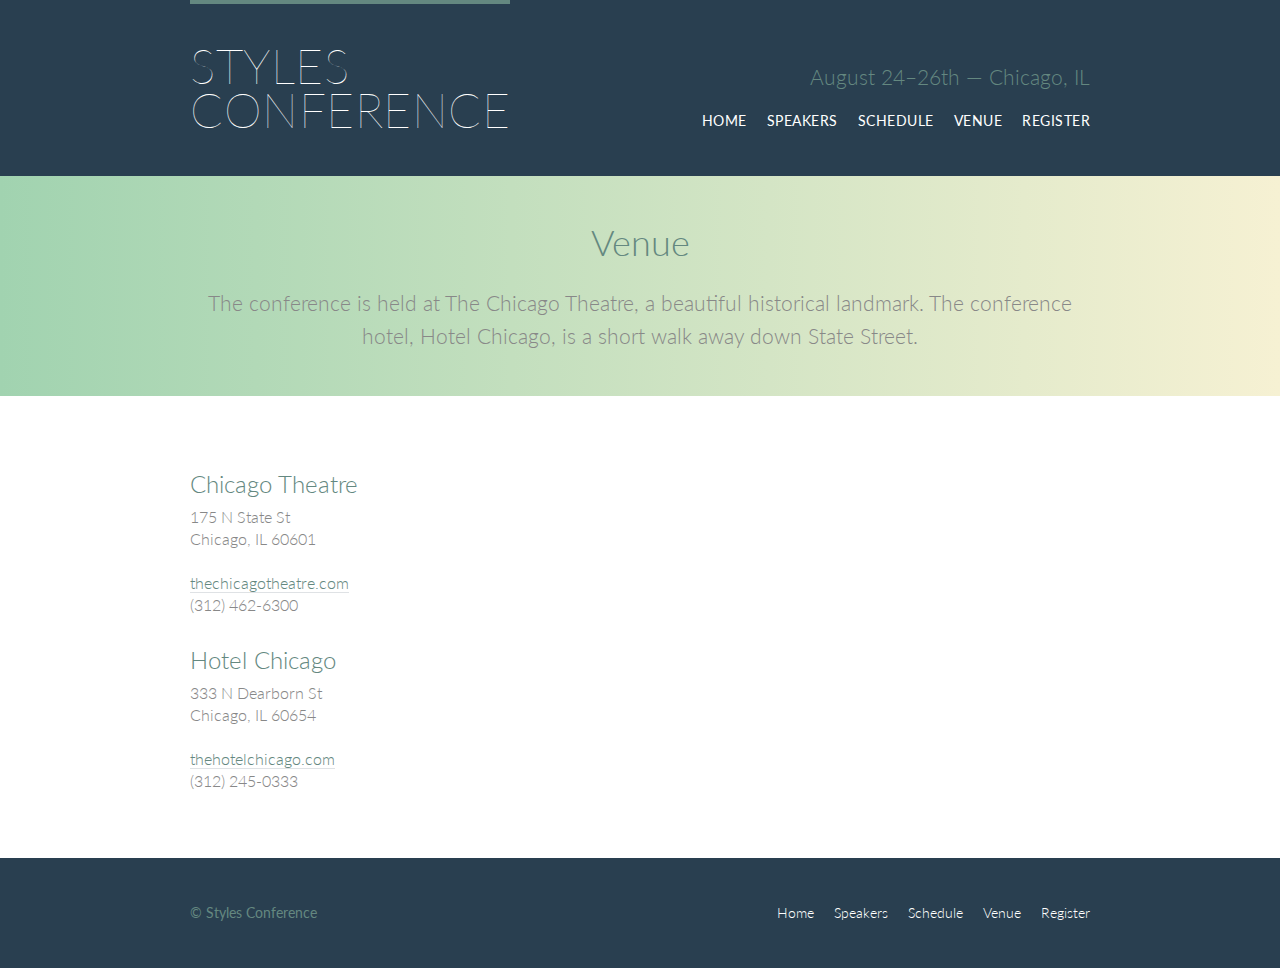
<file: venue.html>
<!DOCTYPE html>
<html>
<head>
	<meta charset="utf-8">
	<meta http-equiv="X-UA-Compatible" content="IE=edge">
	<title>Styles Conference</title>
	<link rel="stylesheet" href="assets/css/main.css">
</head>
<body>

	<!-- Header -->

		<header class="primary-header container group">
			<h1 class="logo">
			  <a href="index.html">Styles <br> Conference</a>
			</h1>
			<h3 class="tagline">August 24&ndash;26th &mdash; Chicago, IL</h3>
				<nav class="nav primary-nav">
					<ul>
				 	   <li><a href="index.html">Home</a></li><!--
				    --><li><a href="speakers.html">Speakers</a></li><!--
				    --><li><a href="schedule.html">Schedule</a></li><!--
				    --><li><a href="venue.html">Venue</a></li><!--
				    --><li><a href="register.html">Register</a></li>
				  	</ul>
				</nav>
		</header>

	   <!-- Lead -->

	    <section class="row-alt">
	      <div class="lead container">

	        <h1>Venue</h1>

	        <p>The conference is held at The Chicago Theatre, a beautiful historical landmark. The conference hotel, Hotel Chicago, is a short walk away down State Street.</p>

	      </div>
	    </section>

	    <!-- Main content -->

	    <section class="row">
	      <div class="grid">

	        <!-- Chicago Theatre -->

	        <section class="venue-theatre">

	          <div class="col-1-3">
	            <h2>Chicago Theatre</h2>
	            <p>175 N State St <br> Chicago, IL 60601</p>
	            <p><a href="http://www.thechicagotheatre.com/">thechicagotheatre.com</a> <br> (312) 462-6300</p>
	          </div><!--

	          --><iframe class="venue-map col-2-3" src="https://www.google.com/maps/embed?pb=!1m5!3m3!1m2!1s0x880e2ca55810a493%3A0x4700ddf60fcbfad6!2schicago+theatre!5e0!3m2!1sen!2sus!4v1388701393606"></iframe>

	        </section>

	        <!-- Hotel Chicago -->

	        <section class="venue-hotel">

	          <div class="col-1-3">
	            <h2>Hotel Chicago</h2>
	            <p>333 N Dearborn St <br> Chicago, IL 60654</p>
	            <p><a href="http://thehotelchicago.com/">thehotelchicago.com</a> <br> (312) 245-0333</p>
	          </div><!--

	          --><iframe class="venue-map col-2-3" src="https://www.google.com/maps/embed?pb=!1m5!3m3!1m2!1s0x880e2cb1da049173%3A0xa5c91d255a775f0b!2sHotel+Sax+Chicago%2C+North+Dearborn+Street%2C+Chicago%2C+IL!5e0!3m2!1sen!2sus!4v1388702493978"></iframe>

	        </section>

	      </div>
	    </section>

	    <!-- Footer -->

	    <footer class="primary-footer container group">

		    <small>&copy; Styles Conference</small>

		    <nav class="nav">
				<ul>
			 	   <li><a href="index.html">Home</a></li><!--
			    --><li><a href="speakers.html">Speakers</a></li><!--
			    --><li><a href="schedule.html">Schedule</a></li><!--
			    --><li><a href="venue.html">Venue</a></li><!--
			    --><li><a href="register.html">Register</a></li>
			  	</ul>
		 	</nav>

	    </footer>

    </body>
</html>
</file>
<file: assets/css/floats.css>
/*code {
  background: #2db34a;
  border-radius: 6px;
  color: #fff;
  display: block;
  font: 14px/24px "Source Code Pro", Inconsolata, "Lucida Console", Terminal, "Courier New", Courier;
  padding: 24px 15px;
  text-align: center;
}

section {
	float: left;
	margin: 0 1.5%;
	width: 63%;
}

aside {
	float: right;
	margin: 0 1.5%;
	width: 30%;
}

header,
section,
aside,
footer {
  margin: 0 1.5% 24px 1.5%;
}

footer {
  margin-bottom: 0;
}

*/

code {
  background: #2db34a;
  border-radius: 6px;
  color: #fff;
  display: block;
  font: 14px/24px "Source Code Pro", Inconsolata, "Lucida Console", Terminal, "Courier New", Courier;
  padding: 24px 15px;
  text-align: center;
}

section {
  /*float: left;*/
  display: inline-block;
  margin: 0 1.5%;
  width: 30%;
}

header,
section,
aside,
footer {
  margin: 0 1.5% 24px 1.5%;
}

footer {
  clear: both;
  margin-bottom: 0;
}
</file>
<file: assets/css/main.css>
@import url('reset.css');
@import url('https://fonts.googleapis.com/css?family=Lato:100,300,400');

/*
  ========================================
  Custom styles
  ========================================
*/
body {
  	background: #293f50;
	color: #888;
  	font: 300 16px/22px "Lato", "Open Sans", "Helvetica Neue", Helvetica, Arial, sans-serif;
}


/*
  ========================================
  Grid
  ========================================
*/

*,
*:before,
*:after {
  -webkit-box-sizing: border-box;
     -moz-box-sizing: border-box;
          box-sizing: border-box;
}

.container,
.grid {
  margin: 0 auto;
  width: 960px;
}
.container {
  padding-left: 30px;
  padding-right: 30px;
}


.col-1-3 {
  width: 33.33%;
}
.col-2-3 {
  width: 66.66%;
}

.col-1-3, .col-2-3 {
  display: inline-block;
  vertical-align: top;
}

.grid,
.col-1-3,
.col-2-3 {
  padding-left: 15px;
  padding-right: 15px;
}

/*
  ========================================
  Clearfix
  ========================================
*/
.group:before,
.group:after {
  content: "";
  display: table;
}
.group:after {
  clear: both;
}
.group {
  clear: both;
  *zoom: 1;
}

/*
  ========================================
  Rows
  ========================================
*/

.row,
.row-alt {
  min-width: 960px;
}

.row {
  background: #fff;
  padding: 66px 0 44px 0;
}

.row {
  background: #fff;
  padding: 66px 0 44px 0;
}
.row-alt {
   background: #cbe2c1;
   background: -webkit-linear-gradient(to right, #a1d3b0, #f6f1d3);
   background: -moz-linear-gradient(to right, #a1d3b0, #f6f1d3);
   background: linear-gradient(to right, #a1d3b0, #f6f1d3);
   padding: 44px 0 22px 0;
 }

/*
  ========================================
  Primary header
  ========================================
*/

.logo {
  border-top: 4px solid #648880;
  float: left;
  font-size: 48px;
  font-weight: 100;
  letter-spacing: .5px;
  line-height: 44px;
  padding: 40px 0 22px 0;
  text-transform: uppercase;
}


.tagline {
  margin: 66px 0 22px 0;
  text-align: right;
}

.primary-nav {
  font-size: 14px;
  font-weight: 400;
  letter-spacing: .5px;
  text-transform: uppercase;
}

.primary-header a,
.primary-footer a {
  color: #fff;
}
.primary-header a:hover,
.primary-footer a:hover {
  color: #648880;
}


/*
  ========================================
  Typography
  ========================================
*/

h1, h3, h4, h5, p {
  margin-bottom: 22px;
}


h1, h2, h3, h4 {
  color: #648880;
}

h1 {
  font-size: 36px;
  line-height: 44px;
}
h2 {
  font-size: 24px;
  line-height: 44px;
}
h3 {
  font-size: 21px;
}
h4 {
  font-size: 18px;
}

h5 {
  color: #a9b2b9;
  font-size: 14px;
  font-weight: 400;
  text-transform: uppercase;
}

strong {
  font-weight: 400;
}
cite, em {
  font-style: italic;
}


/*
  ========================================
  Leads
  ========================================
*/

.lead {
  text-align: center;
}
.lead p {
  font-size: 21px;
  line-height: 33px;
}

/*
  ========================================
  Images
  ========================================
*/

.teaser img {
  border-radius: 5px;
  display: block;
  margin-bottom: 22px;
  max-width: 100%
}



/*
  ========================================
  Speakers
  ========================================
*/

.speaker-info {
  border: 1px solid #dfe2e5;
  border-radius: 5px;
  margin-top: 88px;
  padding: 22px 0;
  text-align: center;
}

.speaker {
  margin-bottom: 44px;
}



/*
  ========================================
  Navigation
  ========================================
*/

.nav {
  text-align: right;
}

.nav li {
  display: inline-block;
  margin: 0 10px;
  vertical-align: top;
}

.nav li:last-child {
  margin-right: 0;
}



/*
  ========================================
  Links
  ========================================
*/

a {
  color: #648880;
  text-decoration: none;
}
a:hover {
  color: #a9b2b9;
}
p a {
  border-bottom: 1px solid #dfe2e5;
}



/*
  ========================================
  Buttons
  ========================================
*/

/*.btn {
  -webkit-appearance: button;
  -moz-appearance: button;
  appearance: button;
  border-radius: 5px;
  display: inline-block;
  margin: 0;

}*/

.btn {
	border-radius: 5px;
	color: #fff;
	cursor: pointer;
	display: inline-block;
	font-weight: 400;
	letter-spacing: .5px;
	margin: 0;
	text-transform: uppercase;
}

.btn-alt {
	border: 1px solid #fff;
	padding: 10px 30px;
}
.btn-alt:hover {
	background: #fff;
	color: #648880;
}


/*
  ========================================
  Home
  ========================================
*/

.hero {
	color: #fff;
	line-height: 44px;
	padding: 22px 80px 66px 80px;
	text-align: center;
}

.hero p {
  font-size: 24px;
  font-weight: 100;
}


.hero h2 {
  font-size: 36px;
}

.hero p {
  font-size: 24px;
}

.teaser a:hover h3 {
  color: #a9b2b9;
}


/*
  ========================================
  Primary footer
  ========================================
*/

.primary-footer {
  color: #648880;
  font-size: 14px;
  padding-bottom: 44px;
  padding-top: 44px;
}

.primary-footer small {
  float: left;
  font-weight: 400;
}
</file>
